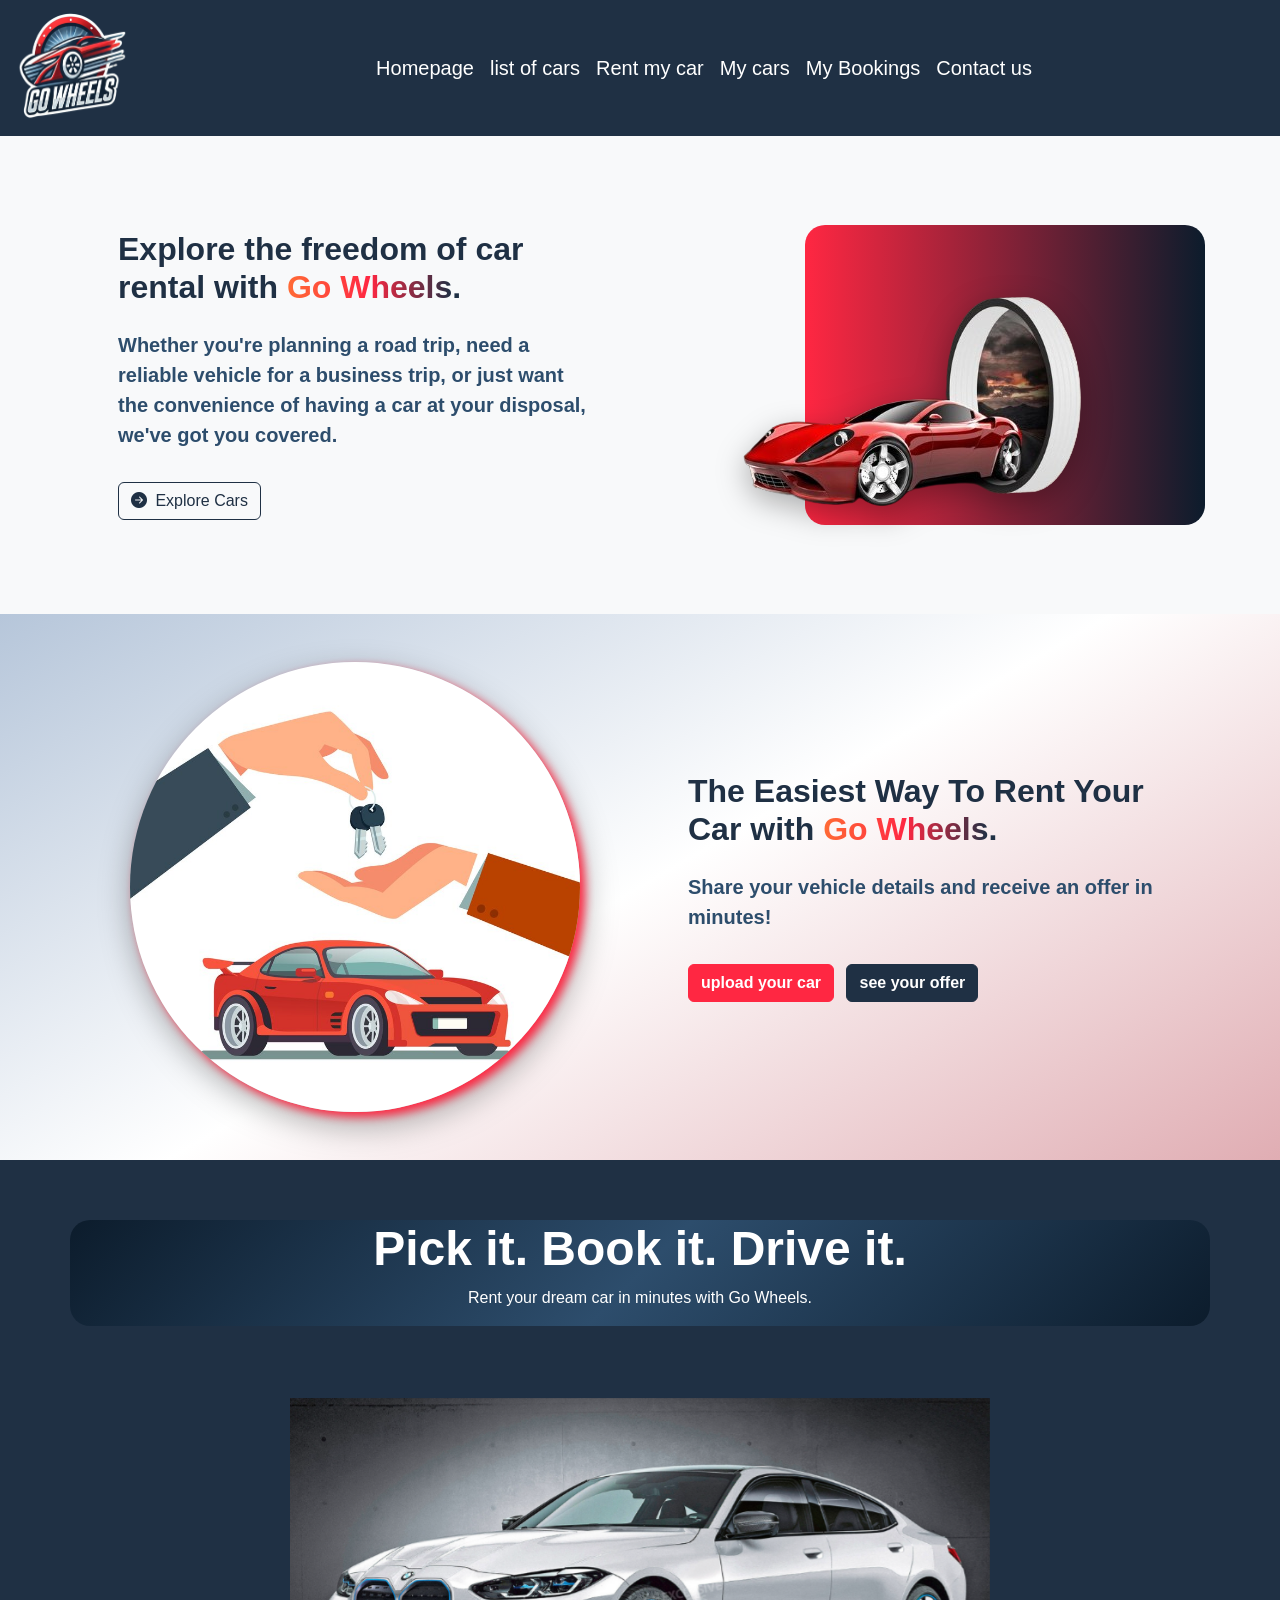
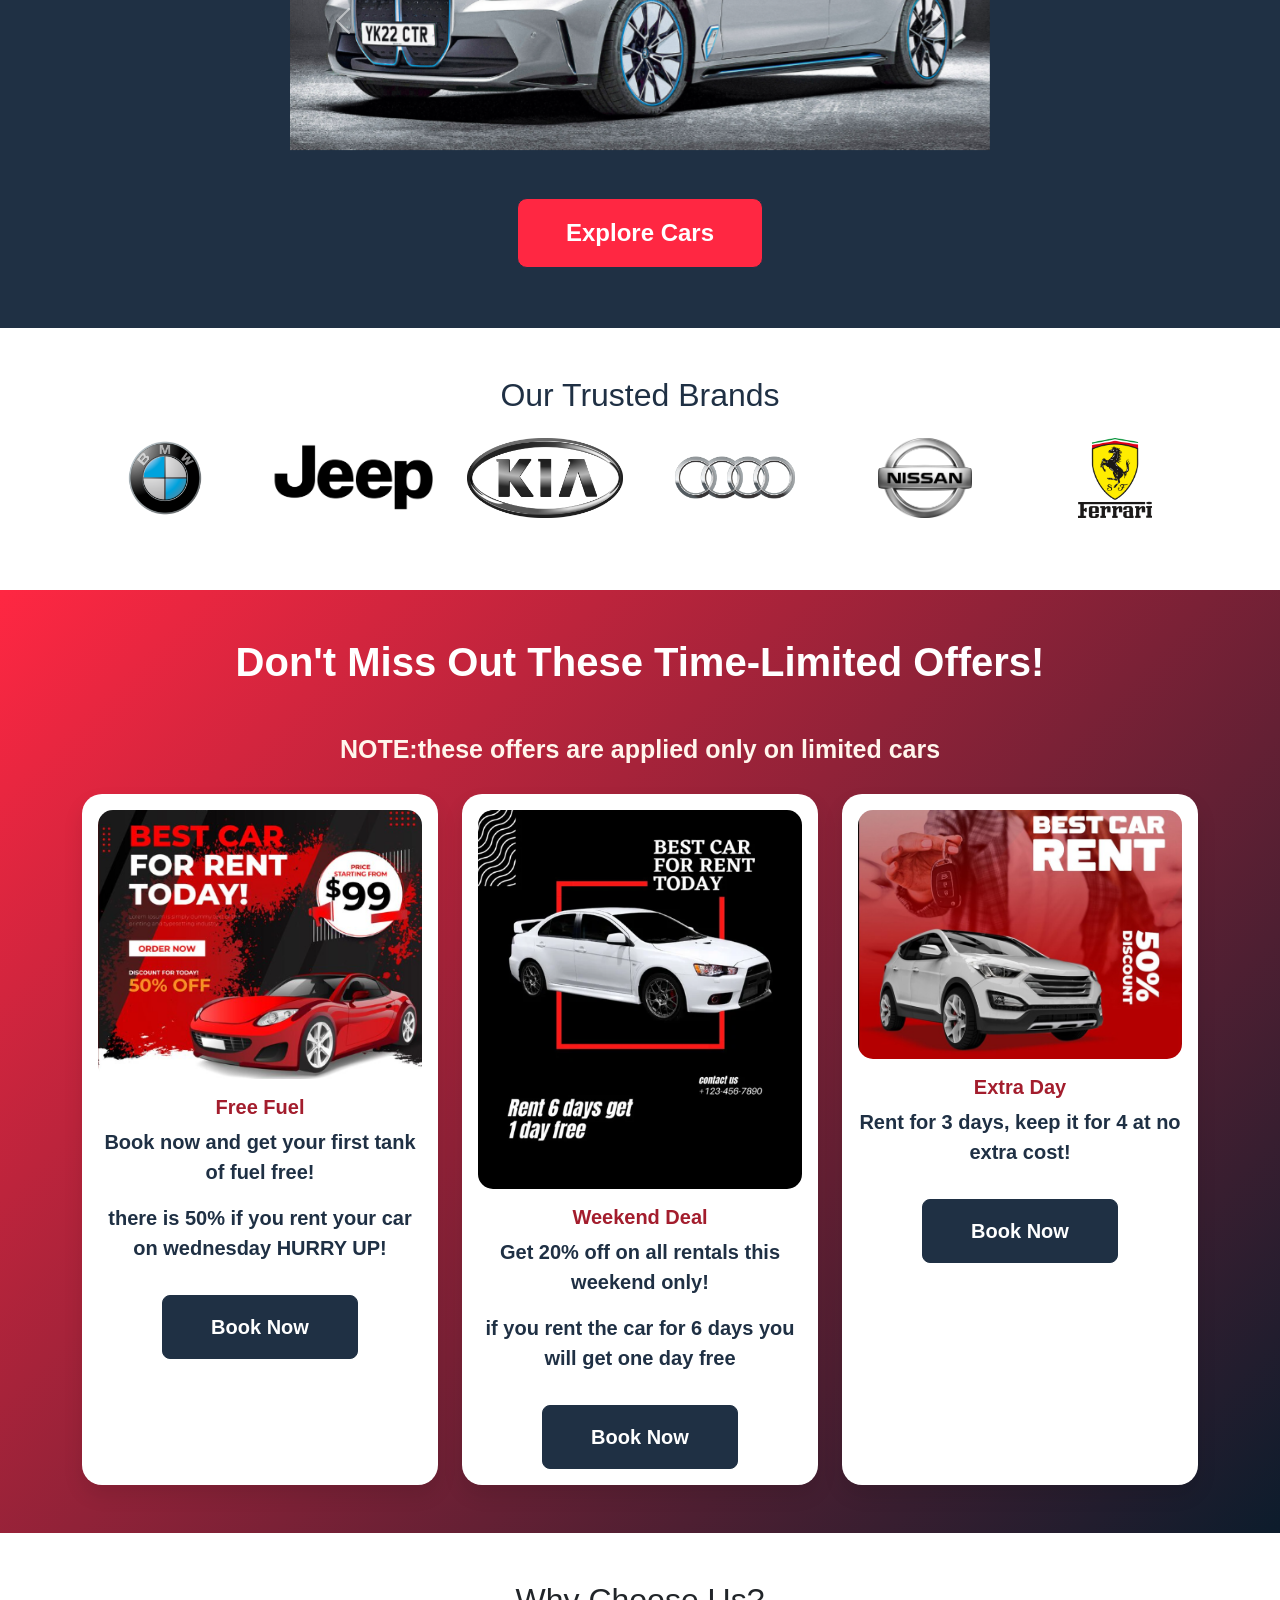
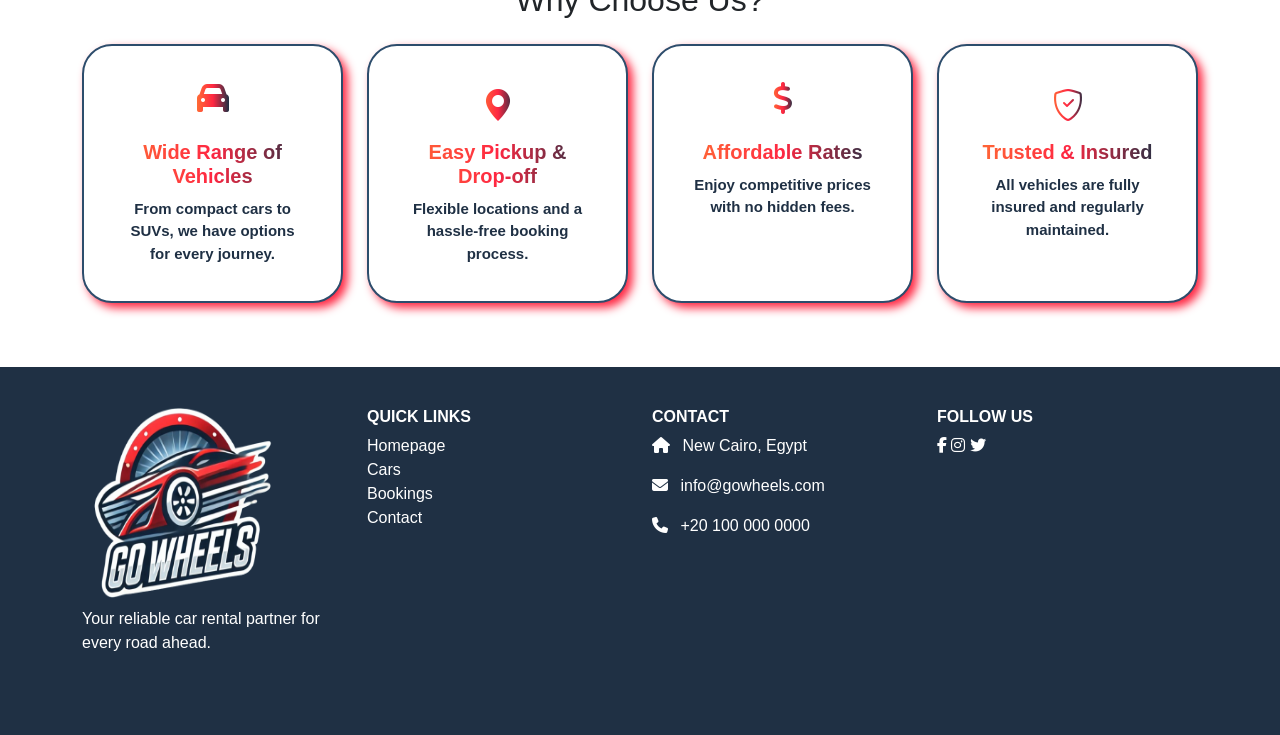
<file: index.html>
<!DOCTYPE html>
<html lang="en">
  <head>
    <meta charset="UTF-8" />
    <meta name="viewport" content="width=device-width, initial-scale=1.0" />
    <title>Car Rent Homepage</title>

    <!-- Bootstrap CSS -->
    <link
      href="https://cdn.jsdelivr.net/npm/bootstrap@5.3.0/dist/css/bootstrap.min.css"
      rel="stylesheet"
    />
    <!-- Bootstrap Icons -->
    <link
      href="https://cdn.jsdelivr.net/npm/bootstrap-icons@1.11.3/font/bootstrap-icons.css"
      rel="stylesheet"
    />
    <!-- Font Awesome -->
    <link
      href="https://cdnjs.cloudflare.com/ajax/libs/font-awesome/6.5.0/css/all.min.css"
      rel="stylesheet"
    />
    <link rel="stylesheet" href="css/homepagestyle.css" />
  </head>

  <body>
    <!-- Navbar -->
    <nav class="navbar navbar-expand-lg">
      <div class="container-fluid">
        <img
          class="navbar-brand me-2"
          width="120"
          height="120"
          src="images/Car_logo.png"
        />
        <button
          class="navbar-toggler"
          type="button"
          data-bs-toggle="collapse"
          data-bs-target="#navbarNav"
          aria-controls="navbarNav"
          aria-expanded="false"
          aria-label="Toggle navigation"
        >
          <span class="navbar-toggler-icon bg-light rounded-2"></span>
        </button>
        <div
          class="collapse navbar-collapse justify-content-center"
          id="navbarNav"
        >
          <ul class="navbar-nav">
            <li class="nav-item">
              <a class="nav-link active" aria-current="page" href="index.html"
                >Homepage</a
              >
            </li>
            <li class="nav-item">
              <a class="nav-link" href="carListing.html">list of cars</a>
            </li>
            <li class="nav-item">
              <a class="nav-link" href="rentmycar.html">Rent my car</a>
            </li>
            <li class="nav-item">
              <a class="nav-link" href="MyCarRentdisplay.html">My cars</a>
            </li>
            <li class="nav-item">
              <a class="nav-link" href="bookinghistory.html">My Bookings</a>
            </li>
            <li class="nav-item">
              <a class="nav-link" href="contact.html">Contact us</a>
            </li>
          </ul>
        </div>
      </div>
    </nav>

    <!-- Main Section -->
    <section
      class="main-section py-5 bg-light position-relative overflow-hidden"
    >
      <div class="container">
        <div class="row align-items-center">
          <div class="col-md-6 px-5">
            <h2 class="mb-4 fw-bold">
              Explore the freedom of car rental with
              <span class="gradient-text">Go Wheels</span>.
            </h2>
            <p class="lead">
              Whether you're planning a road trip, need a reliable vehicle for a
              business trip, or just want the convenience of having a car at
              your disposal, we've got you covered.
            </p>

            <a href="carListing.html">
              <button type="button" class="btn btn-outline-dark mt-3">
                <i class="bi bi-arrow-right-circle-fill me-1"></i> Explore Cars
              </button>
            </a>
          </div>
          <div class="col-md-6 text-center position-relative">
            <div class="background-block"></div>
            <img
              src="images/main.png"
              class="img-fluid animate-zoom car-image"
              alt="Car Image"
            />
          </div>
        </div>
      </div>
    </section>
    <section
      class="main-section mainn py-5 bg-light position-relative overflow-hidden"
    >
      <div class="container">
        <div class="row align-items-center">
          <div class="col-md-6 text-center position-relative mb-4 mb-md-0">
            <img
              src="images/buying-renting.jpg"
              class="img-fluid animate-zoom car-image image"
              alt="Car Image"
            />
          </div>
          <div class="col-md-6 px-5">
            <h2 class="mb-4 fw-bold">
              The Easiest Way To Rent Your Car with
              <span class="gradient-text">Go Wheels</span>.
            </h2>
            <p class="lead">
              Share your vehicle details and receive an offer in minutes!
            </p>
            <a
              type="button"
              class="btn btn-warning mt-3 me-2"
              href="rentmycar.html"
              >upload your car</a
            >
            <a
              type="button"
              class="btn btn-primary mt-3 me-2"
              href="MyCarRentdisplay.html"
              >see your offer</a
            >
          </div>
        </div>
      </div>
    </section>

    <!-- Slogan + Carousel Section -->
    <section style="background-color: #1f3044; padding: 60px 0">
      <div class="container caro text-center text-white mb-5">
        <h2 class="display-5 fw-bold">Pick it. Book it. Drive it.</h2>
        <p class="leadd">Rent your dream car in minutes with Go Wheels.</p>
      </div>

      <div
        id="carouselExampleAutoplaying"
        class="carousel slide"
        data-bs-ride="carousel"
        data-bs-interval="1000"
        style="max-width: 700px; margin: 0 auto"
      >
        <div class="carousel-inner">
          <div class="carousel-item active text-center">
            <img
              src="images/1.png"
              class="d-block mx-auto w-100 img-fluid"
              style="max-height: 550px; object-fit: contain"
              alt="..."
            />
          </div>
          <div class="carousel-item text-center">
            <img
              src="images/2.png"
              class="d-block mx-auto w-100 img-fluid"
              style="max-height: 550px; object-fit: contain"
              alt="..."
            />
          </div>
          <div class="carousel-item text-center">
            <img
              src="images/3.png"
              class="d-block mx-auto w-100 img-fluid"
              style="max-height: 550px; object-fit: contain"
              alt="..."
            />
          </div>
          <div class="carousel-item text-center">
            <img
              src="images/4.png"
              class="d-block mx-auto w-100 img-fluid"
              style="max-height: 550px; object-fit: contain"
              alt="..."
            />
          </div>
        </div>
        <button
          class="carousel-control-prev"
          type="button"
          data-bs-target="#carouselExampleAutoplaying"
          data-bs-slide="prev"
        >
          <span class="carousel-control-prev-icon" aria-hidden="true"></span>
          <span class="visually-hidden">Previous</span>
        </button>
        <button
          class="carousel-control-next"
          type="button"
          data-bs-target="#carouselExampleAutoplaying"
          data-bs-slide="next"
        >
          <span class="carousel-control-next-icon" aria-hidden="true"></span>
          <span class="visually-hidden">Next</span>
        </button>

        <a href="carListing.html">
          <div class="text-center mt-4">
            <button
              type="button"
              class="btn btn-primary btn-lg px-5 py-3"
              style="font-size: 1.5rem"
            >
              Explore Cars
            </button>
          </div>
        </a>
      </div>
    </section>
    <section class="brand-section py-5">
      <div class="container">
        <h2 class="text-center mb-4">Our Trusted Brands</h2>
        <div class="row text-center">
          <div class="col-6 col-md-2 mb-4">
            <img src="images/bmw.png" class="img-fluid" alt="Brand 1" />
          </div>
          <div class="col-6 col-md-2 mb-4">
            <img src="images/jeep.png" class="img-fluid" alt="Brand 2" />
          </div>
          <div class="col-6 col-md-2 mb-4">
            <img src="images/kia.png" class="img-fluid" alt="Brand 3" />
          </div>
          <div class="col-6 col-md-2 mb-4">
            <img src="images/toyota.png" class="img-fluid" alt="Brand 4" />
          </div>
          <div class="col-6 col-md-2 mb-4">
            <img src="images/nissan.png" class="img-fluid" alt="Brand 5" />
          </div>
          <div class="col-6 col-md-2 mb-4">
            <img src="images/ferrari.png" class="img-fluid" alt="Brand 5" />
          </div>
        </div>
      </div>
    </section>

    <!-- Offers -->
    <div class="offers-section py-5">
      <div class="container text-center">
        <h1 class="mb-5 text-white fw-bold">
          Don't Miss Out These Time-Limited Offers!
        </h1>
        <h2>NOTE:these offers are applied only on limited cars</h2>
        <div class="row g-4">
          <div class="col-md-4">
            <div class="offer-card p-3 h-100">
              <div class="offer-img">
                <img src="images/off2.png" class="img-fluid" alt="Free Fuel" />
              </div>
              <div class="offer-body mt-3">
                <h5 class="fw-bold">Free Fuel</h5>
                <p>Book now and get your first tank of fuel free!</p>
                <p>there is 50% if you rent your car on wednesday HURRY UP!</p>
              </div>
              <button
                type="button"
                class="btn btn-primary btn-lg px-5 py-3 mt-3"
                onclick="selectCarAndOffer('..',1)"
              >
                Book Now
              </button>
            </div>
          </div>
          <div class="col-md-4">
            <div class="offer-card p-3 h-100">
              <div class="offer-img">
                <img
                  src="images/off1.png"
                  class="img-fluid"
                  alt="Weekend Deal"
                />
              </div>
              <div class="offer-body mt-3">
                <h5 class="fw-bold">Weekend Deal</h5>
                <p>Get 20% off on all rentals this weekend only!</p>
                <p>if you rent the car for 6 days you will get one day free</p>
              </div>
              <button
                class="btn btn-primary btn-lg px-5 py-3 mt-3"
                onclick="selectCarAndOffer('..',2)"
              >
                Book Now
              </button>
            </div>
          </div>
          <div class="col-md-4">
            <div class="offer-card p-3 h-100">
              <div class="offer-img">
                <img src="images/off3.png" class="img-fluid" alt="Extra Day" />
              </div>
              <div class="offer-body mt-3">
                <h5 class="fw-bold">Extra Day</h5>
                <p>Rent for 3 days, keep it for 4 at no extra cost!</p>
              </div>
              <button
                type="button"
                class="btn btn-primary btn-lg px-5 py-3 mt-3"
                onclick="selectCarAndOffer('..',3)"
              >
                Book Now
              </button>
            </div>
          </div>
        </div>
      </div>
    </div>

    <!-- Why Choose Us -->
    <section class="py-5 why-choose-us">
      <div class="container text-center">
        <h2 class="mb-4 text-dark">Why Choose Us?</h2>
        <div class="row">
          <div class="col-md-3 mb-3">
            <div class="card h-100">
              <div class="card-body">
                <i class="fas fa-car fa-2x mb-3 gradient-text"></i>
                <h5 class="card-title gradient-text">Wide Range of Vehicles</h5>
                <p class="card-text">
                  From compact cars to SUVs, we have options for every journey.
                </p>
              </div>
            </div>
          </div>
          <div class="col-md-3 mb-3">
            <div class="card h-100">
              <div class="card-body">
                <i class="bi bi-geo-alt-fill fa-2x mb-3 gradient-text"></i>
                <h5 class="card-title gradient-text">Easy Pickup & Drop-off</h5>
                <p class="card-text">
                  Flexible locations and a hassle-free booking process.
                </p>
              </div>
            </div>
          </div>
          <div class="col-md-3 mb-3">
            <div class="card h-100">
              <div class="card-body">
                <i class="fas fa-dollar-sign fa-2x mb-3 gradient-text"></i>
                <h5 class="card-title gradient-text">Affordable Rates</h5>
                <p class="card-text">
                  Enjoy competitive prices with no hidden fees.
                </p>
              </div>
            </div>
          </div>
          <div class="col-md-3 mb-3">
            <div class="card h-100">
              <div class="card-body">
                <i class="bi bi-shield-check fa-2x mb-3 gradient-text"></i>
                <h5 class="card-title gradient-text">Trusted & Insured</h5>
                <p class="card-text">
                  All vehicles are fully insured and regularly maintained.
                </p>
              </div>
            </div>
          </div>
        </div>
      </div>
    </section>

    <!-- Footer -->
    <footer class="text-center text-lg-start custom-footer">
      <div class="container text-center text-md-start">
        <div class="row text-center text-md-start">
          <div class="col-12 col-md-3 mb-4">
            <img
              class="navbar-brand me-2"
              width="200"
              height="200"
              src="images/Car_logo.png"
              alt="GoWheels Logo"
            />
            <p>Your reliable car rental partner for every road ahead.</p>
          </div>
          <div class="col-12 col-md-3 mb-4">
            <h6 class="text-uppercase fw-bold">Quick Links</h6>
            <ul class="list-unstyled footer-links">
              <li><a href="index.html">Homepage</a></li>
              <li><a href="carListing.html">Cars</a></li>
              <li><a href="bookinghistory.html">Bookings</a></li>
              <li><a href="contact.html">Contact</a></li>
            </ul>
          </div>
          <div class="col-12 col-md-3 mb-4">
            <h6 class="text-uppercase fw-bold">Contact</h6>
            <p><i class="fas fa-home me-2"></i> New Cairo, Egypt</p>
            <p><i class="fas fa-envelope me-2"></i> info@gowheels.com</p>
            <p><i class="fas fa-phone me-2"></i> +20 100 000 0000</p>
          </div>
          <div class="col-12 col-md-3 mb-4">
            <h6 class="text-uppercase fw-bold">Follow Us</h6>
            <div class="footer-social-icons">
              <a href="#"><i class="fab fa-facebook-f"></i></a>
              <a href="#"><i class="fab fa-instagram"></i></a>
              <a href="#"><i class="fab fa-twitter"></i></a>
            </div>
          </div>
        </div>
      </div>
    </footer>

    <!-- Bootstrap JS -->
    <script src="https://cdn.jsdelivr.net/npm/bootstrap@5.3.0/dist/js/bootstrap.bundle.min.js"></script>
    <script type="module" src="js/booking.js"></script>
  </body>
</html>
</file>
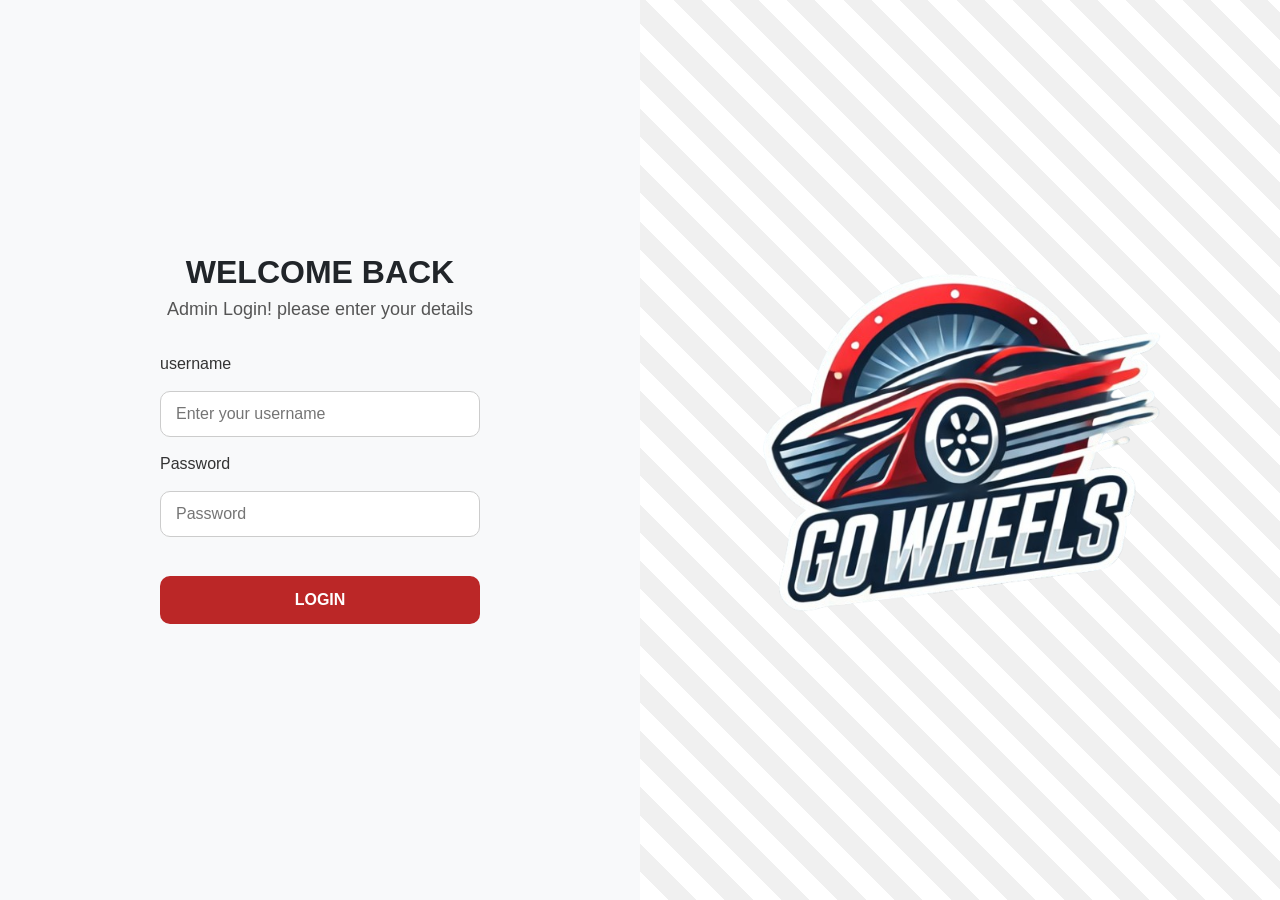
<file: adminLogin.html>
<!DOCTYPE html>
<html lang="en">
  <head>
    <meta charset="UTF-8" />
    <meta name="viewport" content="width=device-width, initial-scale=1.0" />
    <title>Admin</title>
    <link
      href="https://cdn.jsdelivr.net/npm/bootstrap@5.3.5/dist/css/bootstrap.min.css"
      rel="stylesheet"
      integrity="sha384-SgOJa3DmI69IUzQ2PVdRZhwQ+dy64/BUtbMJw1MZ8t5HZApcHrRKUc4W0kG879m7"
      crossorigin="anonymous"
    />
    <link
      href="https://cdn.jsdelivr.net/npm/bootstrap-icons/font/bootstrap-icons.css"
      rel="stylesheet"
    />
    <link rel="stylesheet" href="css/adminLogin.css" />
  </head>

  <body>
    <div class="container-fluid">
      <div class="row">
        <div class="col-md-6 bg-light leftSide">
          <div
            class="d-flex flex-column justify-content-center align-items-center"
          >
            <h3>WELCOME BACK</h3>
            <h4>Admin Login! please enter your details</h4>
          </div>
          <form action="" class="form">
            <label for="email">username</label>
            <input type="text" id="email" placeholder="Enter your username" />
            <label for="password">Password</label>
            <input type="password" id="password" placeholder="Password" />
            <button id="login-btn" class="mt-4">LOGIN</button>
            <div id="login-msg" class="mt-2 text-danger text-center"></div>
          </form>
        </div>
        <div class="col-md-6 rightSide">
          <img class="carLogo" src="images/Car_logo.png" />
        </div>
      </div>
    </div>
    <script
      src="https://cdn.jsdelivr.net/npm/bootstrap@5.3.5/dist/js/bootstrap.bundle.min.js"
      integrity="sha384-k6d4wzSIapyDyv1kpU366/PK5hCdSbCRGRCMv+eplOQJWyd1fbcAu9OCUj5zNLiq"
      crossorigin="anonymous"
    ></script>
    <script src="js/adminLogin.js"></script>
  </body>
</html>
</file>
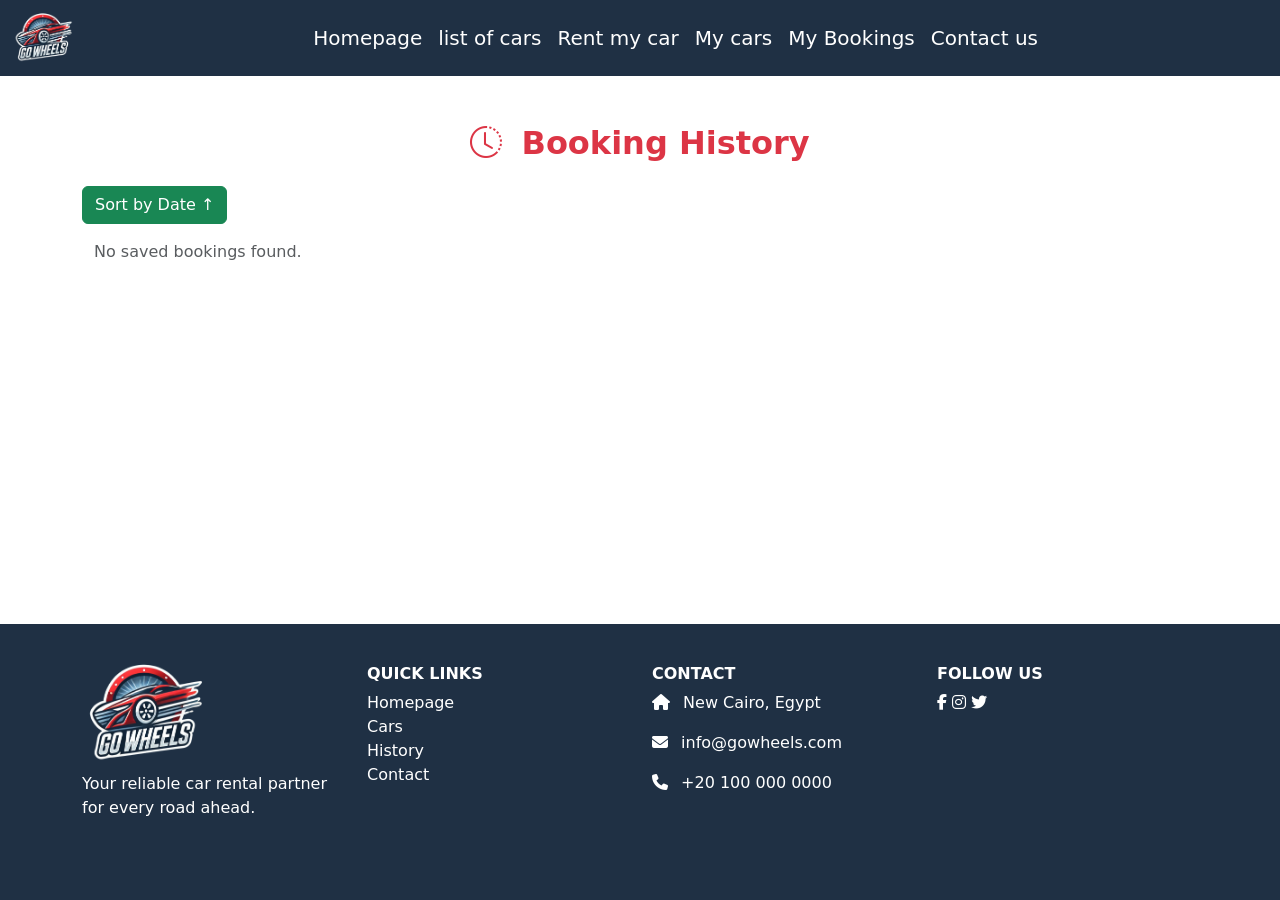
<file: bookinghistory.html>
<!DOCTYPE html>
<html lang="ar">
  <head>
    <meta charset="UTF-8" />
    <meta name="viewport" content="width=device-width, initial-scale=1.0" />
    <title>Booking History</title>
    <link
      href="https://cdn.jsdelivr.net/npm/bootstrap@5.3.0/dist/css/bootstrap.min.css"
      rel="stylesheet"
    />
    <link
      href="https://cdnjs.cloudflare.com/ajax/libs/font-awesome/6.5.0/css/all.min.css"
      rel="stylesheet"
    />
    <link
      href="https://cdn.jsdelivr.net/npm/bootstrap-icons@1.10.5/font/bootstrap-icons.css"
      rel="stylesheet"
    />
    <link rel="stylesheet" href="css/bookinghis.css" />
  </head>

  <body>
    <div class="page-container d-flex flex-column min-vh-100">
      <!-- Navbar -->
      <nav class="navbar navbar-expand-lg">
        <div class="container-fluid">
          <img
            src="images/Car_logo.png"
            class="navbar-brand me-2"
            style="max-height: 60px"
            alt="GoWheels Logo"
          />

          <button
            class="navbar-toggler"
            type="button"
            data-bs-toggle="collapse"
            data-bs-target="#navbarNav"
            aria-controls="navbarNav"
            aria-expanded="false"
            aria-label="Toggle navigation"
          >
            <span class="navbar-toggler-icon bg-light rounded-2"></span>
          </button>
          <div
            class="collapse navbar-collapse justify-content-center"
            id="navbarNav"
          >
            <ul class="navbar-nav">
              <li class="nav-item">
                <a class="nav-link active" aria-current="page" href="index.html"
                  >Homepage</a
                >
              </li>
              <li class="nav-item">
                <a class="nav-link" href="carListing.html">list of cars</a>
              </li>
              <li class="nav-item">
                <a class="nav-link" href="rentmycar.html">Rent my car</a>
              </li>
              <li class="nav-item">
                <a class="nav-link" href="MyCarRentdisplay.html">My cars</a>
              </li>
              <li class="nav-item">
                <a class="nav-link" href="bookinghistory.html">My Bookings</a>
              </li>
              <li class="nav-item">
                <a class="nav-link" href="contact.html">Contact us</a>
              </li>
            </ul>
          </div>
        </div>
      </nav>

      <!-- Booking History -->
      <main class="flex-fill">
        <div class="container mt-5 mb-5">
          <h2 class="mb-4 text-center text-danger fw-bold">
            <i class="bi bi-clock-history me-2"></i> Booking History
          </h2>

          <div id="bookingsContainer" class="row gy-4 container-fluid">
            <!-- JS will dynamically insert cards here -->
          </div>
        </div>
      </main>

      <!-- Footer -->
      <footer class="text-center text-lg-start custom-footer">
        <div class="container text-center text-md-start">
          <div class="row text-center text-md-start">
            <div class="col-12 col-md-3 mb-4">
              <img
                src="images/Car_logo.png"
                class="mb-2"
                style="max-height: 100px"
                alt="GoWheels Logo"
              />

              <p>Your reliable car rental partner for every road ahead.</p>
            </div>
            <div class="col-md-3 mb-4">
              <h6 class="text-uppercase fw-bold">Quick Links</h6>
              <ul class="list-unstyled footer-links">
                <li><a href="index.html">Homepage</a></li>
                <li><a href="carListing.html">Cars</a></li>
                <li><a href="bookinghistory.html">History</a></li>
                <li><a href="contact.html">Contact</a></li>
              </ul>
            </div>
            <div class="col-12 col-md-3 mb-4">
              <h6 class="text-uppercase fw-bold">Contact</h6>
              <p><i class="fas fa-home me-2"></i> New Cairo, Egypt</p>
              <p><i class="fas fa-envelope me-2"></i> info@gowheels.com</p>
              <p><i class="fas fa-phone me-2"></i> +20 100 000 0000</p>
            </div>
            <div class="col-12 col-md-3 mb-4">
              <h6 class="text-uppercase fw-bold">Follow Us</h6>
              <div class="footer-social-icons">
                <a href="#"><i class="fab fa-facebook-f"></i></a>
                <a href="#"><i class="fab fa-instagram"></i></a>
                <a href="#"><i class="fab fa-twitter"></i></a>
              </div>
            </div>
          </div>
        </div>
      </footer>
    </div>
    <script src="https://cdn.jsdelivr.net/npm/bootstrap@5.3.0/dist/js/bootstrap.bundle.min.js"></script>
    <script src="js/history.js"></script>
  </body>
</html>
</file>
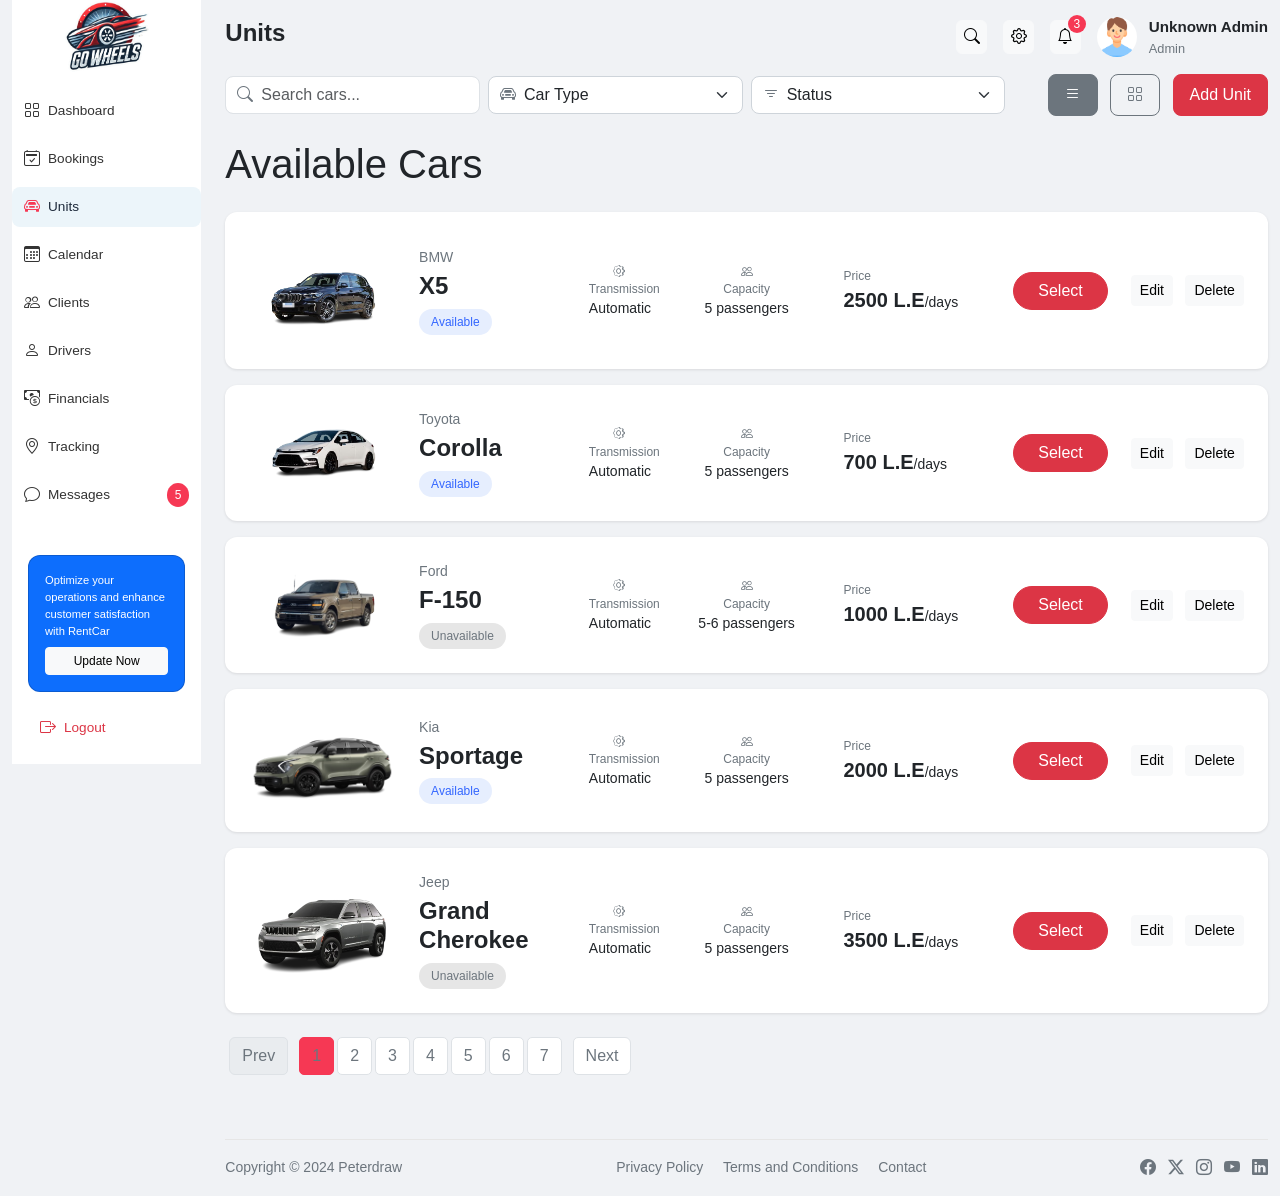
<file: carUnits.html>
<!DOCTYPE html>
<html lang="en">
  <head>
    <meta charset="UTF-8" />
    <meta name="viewport" content="width=device-width, initial-scale=1.0" />
    <title>Units</title>
    <link
      href="https://cdn.jsdelivr.net/npm/bootstrap@5.3.2/dist/css/bootstrap.min.css"
      rel="stylesheet"
    />
    <link
      href="https://cdn.jsdelivr.net/npm/bootstrap-icons/font/bootstrap-icons.css"
      rel="stylesheet"
    />
    <link
      rel="stylesheet"
      href="https://cdnjs.cloudflare.com/ajax/libs/font-awesome/6.5.0/css/all.min.css"
    />
    <link rel="stylesheet" href="css/carUnits.css" />
  </head>
  <body>
    <div class="container-fluid">
      <div class="row min-vh-100">
        <!--  Left column -->
        <div class="col-12 col-md-2">
          <div class="sidebar position-relative">
            <img src="images/Car_logo.png" alt="logo" class="logo" />

            <ul class="nav flex-column">
              <li class="nav-item">
                <a href="dashboard.html" class="nav-link">
                  <i class="bi bi-grid"></i>
                  <span>Dashboard</span>
                </a>
              </li>
              <li class="nav-item">
                <a href="adminBookingList.html" class="nav-link">
                  <i class="bi bi-calendar2-check"></i>
                  <span>Bookings</span>
                </a>
              </li>
              <li class="nav-item">
                <a href="carUnits.html" class="nav-link active">
                  <i class="bi bi-car-front"></i>
                  <span>Units</span>
                </a>
              </li>
              <li class="nav-item">
                <a href="#" class="nav-link">
                  <i class="bi bi-calendar3"></i>
                  <span>Calendar</span>
                </a>
              </li>
              <li class="nav-item">
                <a href="#" class="nav-link">
                  <i class="bi bi-people"></i>
                  <span>Clients</span>
                </a>
              </li>
              <li class="nav-item">
                <a href="#" class="nav-link">
                  <i class="bi bi-person"></i>
                  <span>Drivers</span>
                </a>
              </li>
              <li class="nav-item">
                <a href="#" class="nav-link">
                  <i class="bi bi-cash-coin"></i>
                  <span>Financials</span>
                </a>
              </li>
              <li class="nav-item">
                <a href="#" class="nav-link">
                  <i class="bi bi-geo-alt"></i>
                  <span>Tracking</span>
                </a>
              </li>
              <li class="nav-item">
                <a href="#" class="nav-link">
                  <i class="bi bi-chat"></i>
                  <span>Messages</span>
                  <span class="badge-notification">5</span>
                </a>
              </li>
            </ul>
            <!-- bottom sidebar -->
            <div class="p-3">
              <div class="card bg-primary text-white mb-3">
                <div class="card-body p-3">
                  <p class="mb-2 small">
                    Optimize your operations and enhance customer satisfaction
                    with RentCar
                  </p>
                  <button class="btn btn-sm btn-light w-100">Update Now</button>
                </div>
              </div>
              <!-- Logout -->
              <a href="adminLogin.html" class="nav-link text-danger">
                <i class="bi bi-box-arrow-right"></i>
                <span>Logout</span>
              </a>
            </div>
          </div>
        </div>
        <!-- right column -->
        <div class="col-12 col-md-10">
          <div class="main-content">
            <!-- Units header -->
            <div class="dashboard-header">
              <h4 class="dashboard-title">Units</h4>
              <div class="d-flex align-items-center">
                <!-- icons -->
                <div class="me-3">
                  <button class="btn btn-light">
                    <i class="bi bi-search"></i>
                  </button>
                </div>
                <div class="me-3">
                  <button class="btn btn-light">
                    <i class="bi bi-gear"></i>
                  </button>
                </div>
                <div class="notification-icon me-3">
                  <button class="btn btn-light">
                    <i class="bi bi-bell"></i>
                    <span class="notification-badge">3</span>
                  </button>
                </div>
                <!-- User Profile -->
                <div class="user-profile">
                  <img src="images/p1.png" alt="Profile" class="profile-img" />
                  <div class="profile-info">
                    <p class="profile-name">Amr Ibrahim</p>
                    <p class="profile-role">Admin</p>
                  </div>
                </div>
              </div>
            </div>

            <!-- Search and Filter Bar -->
            <div class="search-filter-bar mb-4">
              <div class="row g-2 align-items-center">
                <div class="col-md-3">
                  <div class="search-container">
                    <i class="bi bi-search search-icon"></i>
                    <input
                      type="text"
                      class="form-control"
                      id="searchInput"
                      placeholder="Search cars..."
                    />
                  </div>
                </div>
                <div class="col-md-3">
                  <div class="dropdown-container">
                    <i class="bi bi-car-front input-icon"></i>
                    <select
                      class="form-select custom-select"
                      id="carTypeDropdown"
                    >
                      <option value="">Car Type</option>
                      <option value="Sedan">Sedan</option>
                      <option value="SUV">SUV</option>
                      <option value="Sports">Sports</option>
                      <option value="Truck">Truck</option>
                      <option value="Electric">Electric</option>
                    </select>
                  </div>
                </div>
                <div class="col-md-3">
                  <div class="dropdown-container">
                    <i class="bi bi-filter input-icon"></i>
                    <select
                      class="form-select custom-select"
                      id="statusDropdown"
                    >
                      <option value="">Status</option>
                      <option value="available">Available</option>
                      <option value="unavailable">Unavailable</option>
                    </select>
                  </div>
                </div>
                <div class="col-md-3 text-end">
                  <div class="view-buttons">
                    <button
                      class="btn btn-outline-secondary me-2 active"
                      id="listViewBtn"
                    >
                      <i class="bi bi-list"></i>
                    </button>
                    <button class="btn btn-outline-secondary" id="gridViewBtn">
                      <i class="bi bi-grid"></i>
                    </button>
                    <button
                      class="btn btn-danger ms-2 add-unit-btn"
                      id="addUnitBtn"
                    >
                      Add Unit
                    </button>
                  </div>
                </div>
              </div>
            </div>

            <!-- Car Units List -->
            <h1 class="mb-4">Available Cars</h1>

            <div class="car-units" id="car-list-container">
              <!-- car here-->
            </div>

            <!-- Pagination -->
            <div class="pagination-container mt-4">
              <div class="d-flex justify-content-between align-items-center">
                <nav aria-label="Page navigation">
                  <ul class="pagination" id="paginationContainer">
                    <li class="page-item me-2">
                      <a
                        class="page-link"
                        href="#"
                        aria-label="Previous"
                        id="prevPageBtn"
                      >
                        <span aria-hidden="true">Prev</span>
                      </a>
                    </li>
                    <!-- numbers  -->
                    <li class="page-item ms-2">
                      <a
                        class="page-link"
                        href="#"
                        aria-label="Next"
                        id="nextPageBtn"
                      >
                        <span aria-hidden="true">Next</span>
                      </a>
                    </li>
                  </ul>
                </nav>
              </div>
            </div>

            <!-- Footer -->
            <footer class="mt-5 py-3">
              <div class="d-flex justify-content-between align-items-center">
                <div class="copyright">Copyright © 2024 Peterdraw</div>
                <div class="footer-links">
                  <a href="#" class="me-3">Privacy Policy</a>
                  <a href="#" class="me-3">Terms and Conditions</a>
                  <a href="#">Contact</a>
                </div>
                <div class="social-links">
                  <a href="#" class="me-2"><i class="bi bi-facebook"></i></a>
                  <a href="#" class="me-2"><i class="bi bi-twitter-x"></i></a>
                  <a href="#" class="me-2"><i class="bi bi-instagram"></i></a>
                  <a href="#" class="me-2"><i class="bi bi-youtube"></i></a>
                  <a href="#"><i class="bi bi-linkedin"></i></a>
                </div>
              </div>
            </footer>
          </div>
        </div>
      </div>
    </div>
    <script type="module" src="js/mainCarUints.js"></script>
    <script src="https://cdn.jsdelivr.net/npm/bootstrap@5.3.2/dist/js/bootstrap.bundle.min.js"></script>
  </body>
</html>
</file>
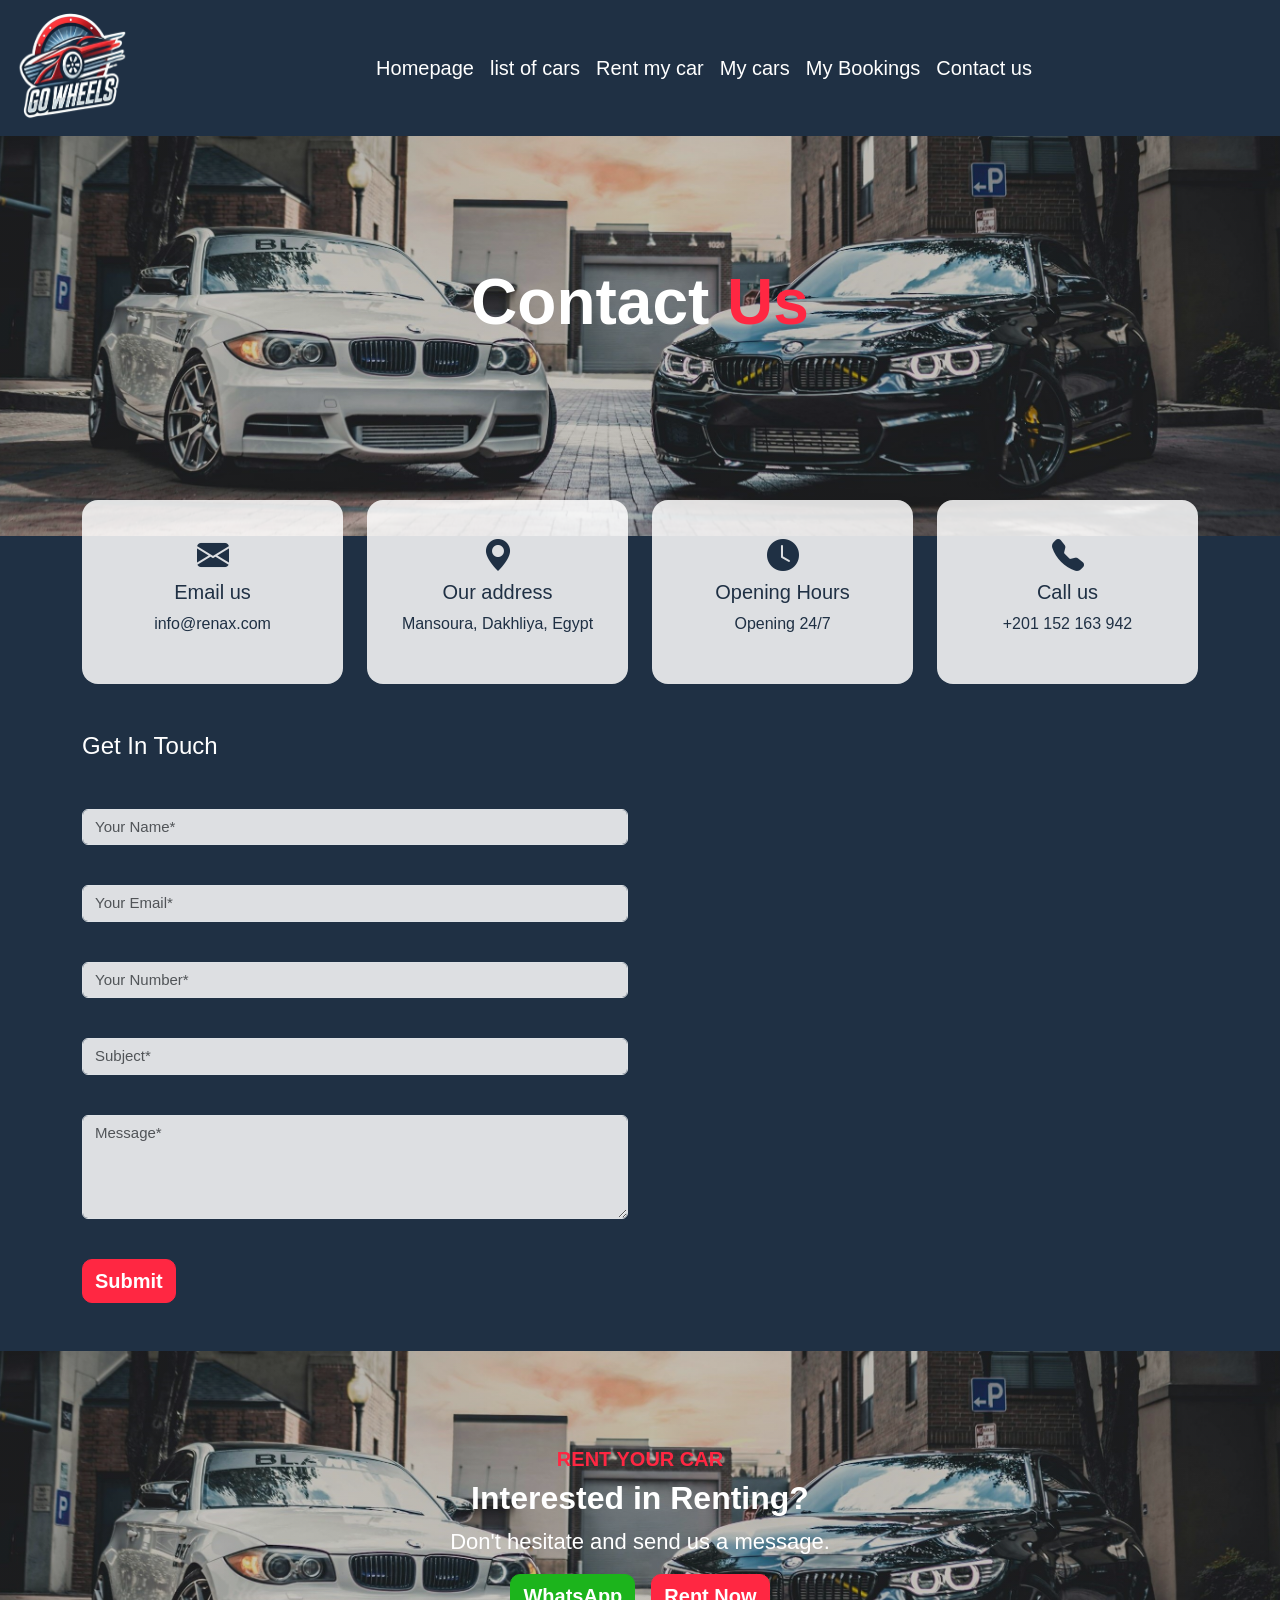
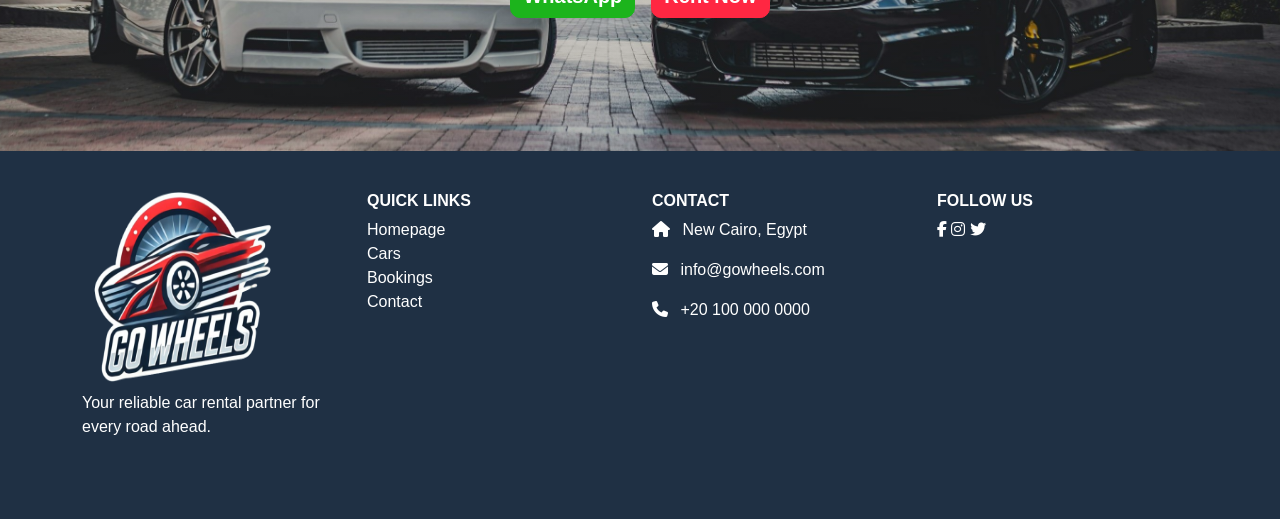
<file: contact.html>
<!DOCTYPE html>
<html lang="en">
  <head>
    <meta charset="UTF-8" />
    <meta name="viewport" content="width=device-width, initial-scale=1" />
    <title>Contact Us</title>
    <!-- Bootstrap CSS -->
    <link
      href="https://cdn.jsdelivr.net/npm/bootstrap@5.3.0/dist/css/bootstrap.min.css"
      rel="stylesheet"
    />
    <!-- Bootstrap Icons -->
    <link
      href="https://cdn.jsdelivr.net/npm/bootstrap-icons@1.11.3/font/bootstrap-icons.css"
      rel="stylesheet"
    />
    <!-- Font Awesome -->
    <link
      href="https://cdnjs.cloudflare.com/ajax/libs/font-awesome/6.5.0/css/all.min.css"
      rel="stylesheet"
    />
    <link rel="stylesheet" href="css/contact.css" />
  </head>
  <body>
    <!-- main header -->
    <nav class="navbar navbar-expand-lg">
      <div class="container-fluid">
        <img
          class="navbar-brand me-2"
          width="120"
          height="120"
          src="./images/Car_logo.png"
        />
        <button
          class="navbar-toggler"
          type="button"
          data-bs-toggle="collapse"
          data-bs-target="#navbarNav"
          aria-controls="navbarNav"
          aria-expanded="false"
          aria-label="Toggle navigation"
        >
          <span class="navbar-toggler-icon bg-light rounded-2"></span>
        </button>
        <div
          class="collapse navbar-collapse justify-content-center"
          id="navbarNav"
        >
          <ul class="navbar-nav">
            <li class="nav-item">
              <a class="nav-link active" aria-current="page" href="index.html"
                >Homepage</a
              >
            </li>
            <li class="nav-item">
              <a class="nav-link" href="carListing.html">list of cars</a>
            </li>
            <li class="nav-item">
              <a class="nav-link" href="rentmycar.html">Rent my car</a>
            </li>
            <li class="nav-item">
              <a class="nav-link" href="MyCarRentdisplay.html">My cars</a>
            </li>
            <li class="nav-item">
              <a class="nav-link" href="bookinghistory.html">My Bookings</a>
            </li>
            <li class="nav-item">
              <a class="nav-link" href="contact.html">Contact us</a>
            </li>
          </ul>
        </div>
      </div>
    </nav>

    <!-- the contact page header that contain the title of the page and the main image -->
    <section class="hero-section">
      <div class="container py-5 text-center">
        <h1 class="hero-title">Contact <span>Us</span></h1>
      </div>
    </section>
    <div class="container contact-card-wrapper">
      <div class="row g-4 text-center">
        <div class="col-md-3">
          <div class="contact-card">
            <a
              href="mailto:go_wheels@gmail.com?cc=shimaa@gmail.com&bcc=nadeen@gmail.com"
              ><i class="bi bi-envelope-fill icon"></i
            ></a>
            <h5>Email us</h5>
            <p>info@renax.com</p>
          </div>
        </div>
        <div class="col-md-3">
          <div class="contact-card">
            <a href="https://maps.app.goo.gl/TLzvYPY1ga8j7i8p8?g_st=aw"
              ><i class="bi bi-geo-alt-fill icon"></i
            ></a>
            <h5>Our address</h5>
            <p>Mansoura, Dakhliya, Egypt</p>
          </div>
        </div>
        <div class="col-md-3">
          <div class="contact-card">
            <i class="bi bi-clock-fill icon"></i>
            <h5>Opening Hours</h5>
            <p>Opening 24/7</p>
          </div>
        </div>
        <div class="col-md-3">
          <div class="contact-card">
            <a href="tel:01152163942"
              ><i class="bi bi-telephone-fill icon"></i
            ></a>
            <h5>Call us</h5>
            <p>+201 152 163 942</p>
          </div>
        </div>
      </div>
    </div>

    <!-- Contact Form & Map -->
    <section class="mapContainer text-white py-5">
      <div class="container">
        <div class="row g-4">
          <h4 class="mb-4">Get In Touch</h4>

          <div class="form col-md-6">
            <form id="contactForm">
              <div class="mb-3">
                <input
                  type="text"
                  class="form-control"
                  id="name"
                  placeholder="Your Name*"
                />
                <span class="error-message" id="nameError"
                  >Please enter a valid name.</span
                ><br />
              </div>
              <div class="mb-3">
                <input
                  type="email"
                  class="form-control"
                  id="email"
                  placeholder="Your Email*"
                />
                <span class="error-message" id="emailError"
                  >Please enter a valid Email.</span
                ><br />
              </div>
              <div class="mb-3">
                <input
                  type="number"
                  class="form-control"
                  id="number"
                  placeholder="Your Number*"
                />
                <span class="error-message" id="numberError"
                  >Please enter a valid phone Number.</span
                ><br />
              </div>
              <div class="mb-3">
                <input
                  type="text"
                  class="form-control"
                  id="subject"
                  placeholder="Subject*"
                />
                <span class="error-message" id="subjectError"
                  >Please enter a subject.</span
                ><br />
              </div>
              <div class="mb-3">
                <textarea
                  class="form-control"
                  id="message"
                  rows="4"
                  placeholder="Message*"
                ></textarea>
                <span class="error-message" id="messageError"
                  >Please enter your message.</span
                ><br />
              </div>
              <button type="submit" class="btn submit_btn">Submit</button>
            </form>
          </div>

          <div class="col-md-6">
            <div class="ratio ratio-4x3 rounded overflow-hidden">
              <iframe
                src="https://www.google.com/maps/embed?pb=!1m18!1m12!1m3!1d3418.4853152342253!2d31.35700662559752!3d31.04058637069149!2m3!1f0!2f0!3f0!3m2!1i1024!2i768!4f13.1!3m3!1m2!1s0x14f79db2a4a552a1%3A0x7acb65869f42f8f3!2sITI%20Mansoura%20Branch%20(New%20Building)!5e0!3m2!1sar!2seg!4v1746076109871!5m2!1sar!2seg"
                width="600"
                height="450"
                style="border: 0"
                allowfullscreen=""
                loading="lazy"
                referrerpolicy="no-referrer-when-downgrade"
              ></iframe>
            </div>
          </div>
        </div>
      </div>
    </section>

    <!-- callin for users to rent with us ( the part before the footer ) -->
    <section class="calling text-center text-white py-5">
      <div class="container py-5">
        <h6 class="text-uppercase">Rent your car</h6>
        <h2 class="fw-bold">Interested in Renting?</h2>
        <p>Don't hesitate and send us a message.</p>
        <div class="d-flex justify-content-center gap-3">
          <a href="http://wa.me/00201095343940" class="btn whats_btn"
            >WhatsApp</a
          >
          <a href="carListing.html" class="btn rent_btn">Rent Now</a>
        </div>
      </div>
    </section>

    <!-- Footer -->
    <footer class="text-center text-lg-start custom-footer">
      <div class="container text-center text-md-start">
        <div class="row text-center text-md-start">
          <div class="col-md-3 mb-4">
            <img
              class="navbar-brand me-2"
              width="200"
              height="200"
              src="images/Car_logo.png"
              alt="GoWheels Logo"
            />
            <p>Your reliable car rental partner for every road ahead.</p>
          </div>
          <div class="col-md-3 mb-4">
            <h6 class="text-uppercase fw-bold">Quick Links</h6>
            <ul class="list-unstyled footer-links">
              <li><a href="index.html">Homepage</a></li>
              <li><a href="carListing.html">Cars</a></li>
              <li><a href="bookinghistory.html">Bookings</a></li>
              <li><a href="contact.html">Contact</a></li>
            </ul>
          </div>
          <div class="col-md-3 mb-4">
            <h6 class="text-uppercase fw-bold">Contact</h6>
            <p><i class="fas fa-home me-2"></i> New Cairo, Egypt</p>
            <p><i class="fas fa-envelope me-2"></i> info@gowheels.com</p>
            <p><i class="fas fa-phone me-2"></i> +20 100 000 0000</p>
          </div>
          <div class="col-md-3 mb-4">
            <h6 class="text-uppercase fw-bold">Follow Us</h6>
            <div class="footer-social-icons">
              <a href="#"><i class="fab fa-facebook-f"></i></a>
              <a href="#"><i class="fab fa-instagram"></i></a>
              <a href="#"><i class="fab fa-twitter"></i></a>
            </div>
          </div>
        </div>
      </div>
    </footer>

    <script src="https://cdn.jsdelivr.net/npm/bootstrap@5.3.0/dist/js/bootstrap.bundle.min.js"></script>
    <script src="js/contact.js"></script>
  </body>
</html>
</file>
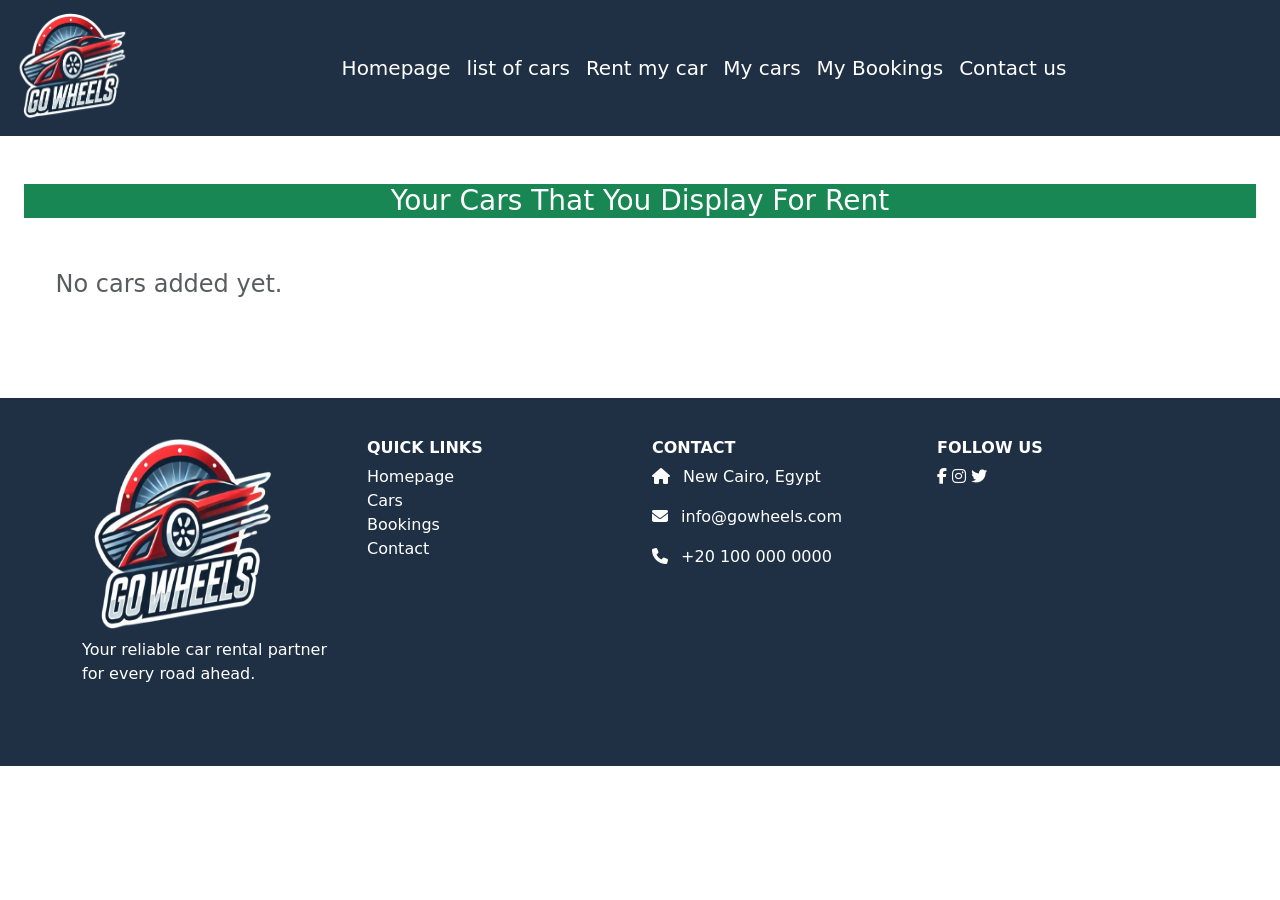
<file: MyCarRentdisplay.html>
<!DOCTYPE html>
<html lang="en">
  <head>
    <meta charset="UTF-8" />
    <title>Available Cars for Booking</title>
    <meta name="viewport" content="width=device-width, initial-scale=1" />
    <!-- Bootstrap CSS -->
    <link
      href="https://cdn.jsdelivr.net/npm/bootstrap@5.3.0/dist/css/bootstrap.min.css"
      rel="stylesheet"
    />
    <!-- Bootstrap Icons -->
    <link
      href="https://cdn.jsdelivr.net/npm/bootstrap-icons@1.11.3/font/bootstrap-icons.css"
      rel="stylesheet"
    />
    <!-- Font Awesome -->
    <link
      href="https://cdnjs.cloudflare.com/ajax/libs/font-awesome/6.5.0/css/all.min.css"
      rel="stylesheet"
    />
    <link rel="stylesheet" href="css/displaymycar.css" />
  </head>

  <body>
    <!-- Navbar -->
    <nav class="navbar navbar-expand-lg">
      <div class="container-fluid">
        <img
          class="navbar-brand me-2"
          width="120"
          height="120"
          src="images/Car_logo.png"
        />
        <button
          class="navbar-toggler"
          type="button"
          data-bs-toggle="collapse"
          data-bs-target="#navbarNav"
          aria-controls="navbarNav"
          aria-expanded="false"
          aria-label="Toggle navigation"
        >
          <span class="navbar-toggler-icon bg-light rounded-2"></span>
        </button>
        <div
          class="collapse navbar-collapse justify-content-center"
          id="navbarNav"
        >
          <ul class="navbar-nav">
            <li class="nav-item">
              <a class="nav-link active" aria-current="page" href="index.html"
                >Homepage</a
              >
            </li>
            <li class="nav-item">
              <a class="nav-link" href="carListing.html">list of cars</a>
            </li>
            <li class="nav-item">
              <a class="nav-link" href="rentmycar.html">Rent my car</a>
            </li>
            <li class="nav-item">
              <a class="nav-link" href="MyCarRentdisplay.html">My cars</a>
            </li>
            <li class="nav-item">
              <a class="nav-link" href="bookinghistory.html">My Bookings</a>
            </li>
            <li class="nav-item">
              <a class="nav-link" href="contact.html">Contact us</a>
            </li>
          </ul>
        </div>
      </div>
    </nav>

    <!-- Car Cards -->
    <div class="container-fluid my-5 px-4">
      <h3 class="text-center mb-4 text-capitalize text-white bg-success">
        Your cars that you display for rent
      </h3>
      <div
        id="carList"
        class="row row-cols-1 row-cols-sm-2 row-cols-md-3 row-cols-lg-4 gy-4"
      ></div>
    </div>

    <!-- Footer -->
    <footer class="text-center text-lg-start custom-footer">
      <div class="container text-center text-md-start">
        <div class="row text-center text-md-start">
          <div class="col-12 col-sm-6 col-md-3 mb-4">
            <img
              class="navbar-brand me-2"
              width="200"
              height="200"
              src="images/Car_logo.png"
              alt="GoWheels Logo"
            />
            <p>Your reliable car rental partner for every road ahead.</p>
          </div>
          <div class="col-12 col-sm-6 col-md-3 mb-4">
            <h6 class="text-uppercase fw-bold">Quick Links</h6>
            <ul class="list-unstyled footer-links">
              <li><a href="index.html">Homepage</a></li>
              <li><a href="carListing.html">Cars</a></li>
              <li><a href="bookinghistory.html">Bookings</a></li>
              <li><a href="contact.html">Contact</a></li>
            </ul>
          </div>
          <div class="col-12 col-sm-6 col-md-3 mb-4">
            <h6 class="text-uppercase fw-bold">Contact</h6>
            <p><i class="fas fa-home me-2"></i> New Cairo, Egypt</p>
            <p><i class="fas fa-envelope me-2"></i> info@gowheels.com</p>
            <p><i class="fas fa-phone me-2"></i> +20 100 000 0000</p>
          </div>
          <div class="col-12 col-sm-6 col-md-3 mb-4">
            <h6 class="text-uppercase fw-bold">Follow Us</h6>
            <div class="footer-social-icons">
              <a href="#"><i class="fab fa-facebook-f"></i></a>
              <a href="#"><i class="fab fa-instagram"></i></a>
              <a href="#"><i class="fab fa-twitter"></i></a>
            </div>
          </div>
        </div>
      </div>
    </footer>

    <!-- Script -->
    <script src="js/rentdisplay.js"></script>

    <script src="https://cdn.jsdelivr.net/npm/bootstrap@5.3.3/dist/js/bootstrap.bundle.min.js"></script>
  </body>
</html>
</file>
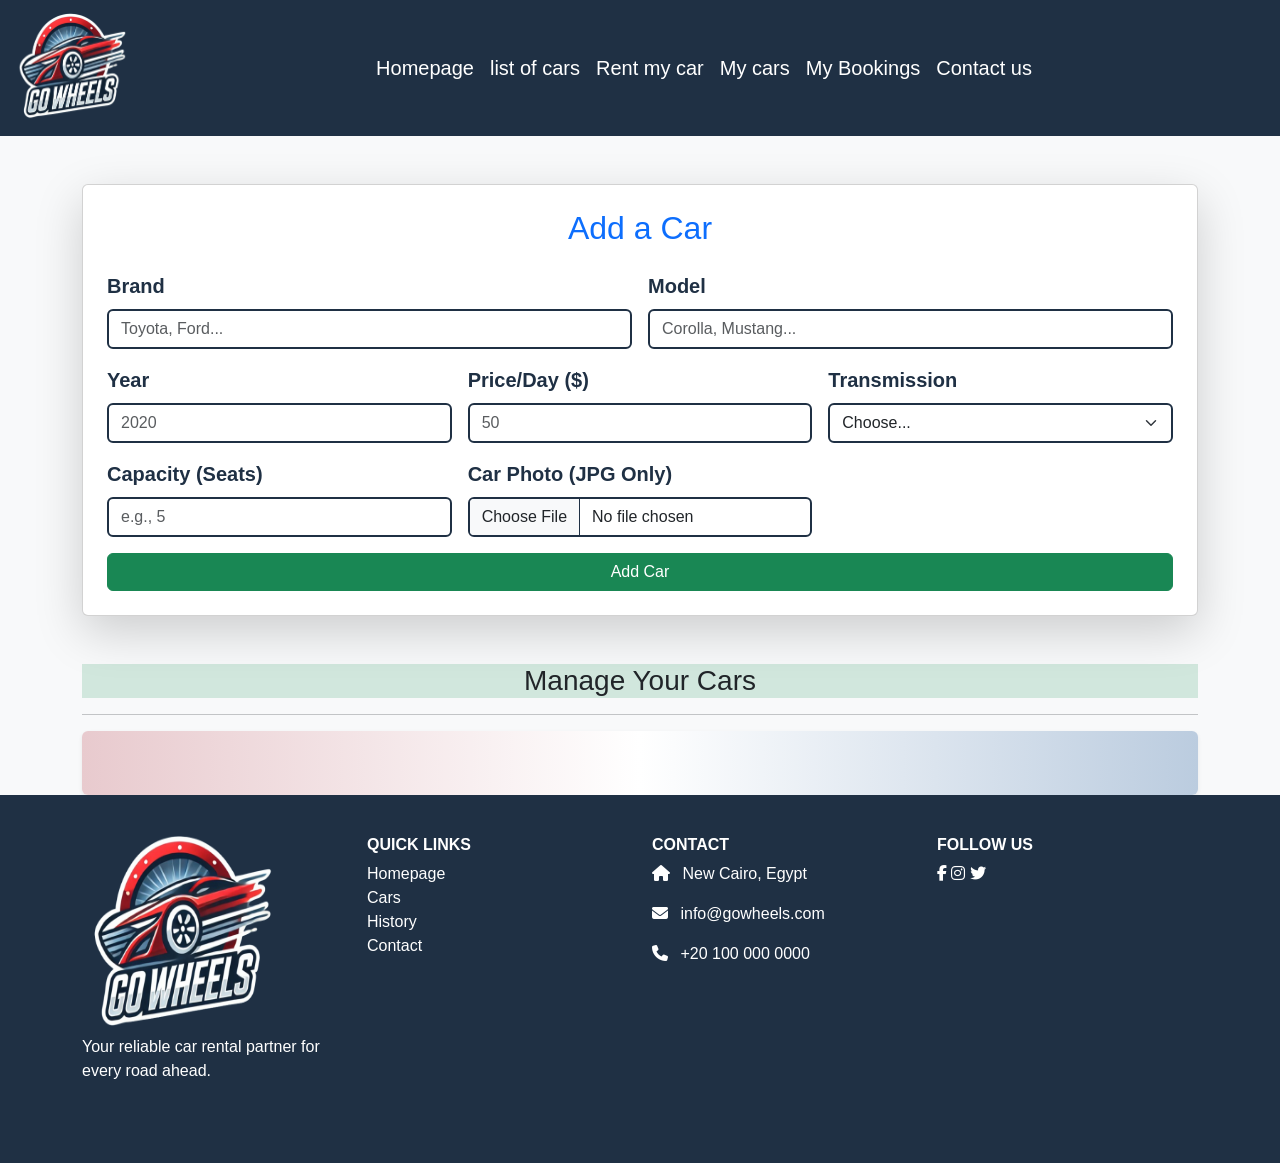
<file: rentmycar.html>
<!DOCTYPE html>
<html lang="en">
  <head>
    <meta charset="UTF-8" />
    <meta name="viewport" content="width=device-width, initial-scale=1.0" />
    <title>Document</title>

    <!-- Bootstrap CSS -->
    <link
      href="https://cdn.jsdelivr.net/npm/bootstrap@5.3.0/dist/css/bootstrap.min.css"
      rel="stylesheet"
    />
    <!-- Bootstrap Icons -->
    <link
      href="https://cdn.jsdelivr.net/npm/bootstrap-icons@1.11.3/font/bootstrap-icons.css"
      rel="stylesheet"
    />
    <!-- Font Awesome -->
    <link
      href="https://cdnjs.cloudflare.com/ajax/libs/font-awesome/6.5.0/css/all.min.css"
      rel="stylesheet"
    />
    <link rel="stylesheet" href="css/rentmycar.css" />
  </head>

  <body class="bg-light text-dark">
    <nav class="navbar navbar-expand-lg">
      <div class="container-fluid">
        <img
          class="navbar-brand me-2"
          width="120"
          height="120"
          src="images/Car_logo.png"
        />
        <button
          class="navbar-toggler"
          type="button"
          data-bs-toggle="collapse"
          data-bs-target="#navbarNav"
          aria-controls="navbarNav"
          aria-expanded="false"
          aria-label="Toggle navigation"
        >
          <span class="navbar-toggler-icon bg-light rounded-2"></span>
        </button>
        <div
          class="collapse navbar-collapse justify-content-center"
          id="navbarNav"
        >
          <ul class="navbar-nav">
            <li class="nav-item">
              <a class="nav-link active" aria-current="page" href="index.html"
                >Homepage</a
              >
            </li>
            <li class="nav-item">
              <a class="nav-link" href="carListing.html">list of cars</a>
            </li>
            <li class="nav-item">
              <a class="nav-link" href="rentmycar.html">Rent my car</a>
            </li>
            <li class="nav-item">
              <a class="nav-link" href="MyCarRentdisplay.html">My cars</a>
            </li>
            <li class="nav-item">
              <a class="nav-link" href="bookinghistory.html">My Bookings</a>
            </li>
            <li class="nav-item">
              <a class="nav-link" href="contact.html">Contact us</a>
            </li>
          </ul>
        </div>
      </div>
    </nav>

    <div class="container my-5">
      <div class="card shadow-lg p-4">
        <h2 class="mb-4 text-center text-primary">Add a Car</h2>
        <form id="carForm" class="row g-3">
          <div class="col-md-6">
            <label for="brand" class="form-label">Brand</label>
            <input
              type="text"
              id="brand"
              class="form-control"
              placeholder="Toyota, Ford..."
              required
            />
          </div>
          <div class="col-md-6">
            <label for="model" class="form-label">Model</label>
            <input
              type="text"
              id="model"
              class="form-control"
              placeholder="Corolla, Mustang..."
              required
            />
          </div>
          <div class="col-md-4">
            <label for="year" class="form-label">Year</label>
            <input
              type="number"
              id="year"
              class="form-control"
              min="1990"
              max="2025"
              placeholder="2020"
              required
            />
          </div>
          <div class="col-md-4">
            <label for="price" class="form-label">Price/Day ($)</label>
            <input
              type="number"
              id="price"
              class="form-control"
              min="1"
              placeholder="50"
              required
            />
          </div>
          <div class="col-md-4">
            <label for="transmission" class="form-label">Transmission</label>
            <select id="transmission" class="form-select" required>
              <option value="">Choose...</option>
              <option value="Automatic">Automatic</option>
              <option value="Manual">Manual</option>
            </select>
          </div>
          <div class="col-md-4">
            <label for="capacity" class="form-label">Capacity (seats)</label>
            <input
              type="number"
              id="capacity"
              class="form-control"
              min="1"
              placeholder="e.g., 5"
              required
            />
          </div>
          <div class="col-md-4">
            <label for="photo" class="form-label">Car Photo (JPG only)</label>
            <input
              type="file"
              id="photo"
              class="form-control"
              accept="image/jpeg"
              required
            />
          </div>
          <div class="col-12">
            <button type="submit" class="btn btn-success w-100">Add Car</button>
          </div>
        </form>
      </div>
    </div>

    <div class="container mt-5">
      <h3 class="text-center text-dark bg-success-subtle">Manage Your Cars</h3>
      <hr />
      <section class="py-4 px-2 rounded shadow-sm">
        <div id="carList" class="row gy-4 mt-3"></div>
      </section>
    </div>

    <!-- Toast Container -->
    <div class="position-fixed bottom-0 end-0 p-3" style="z-index: 11">
      <div
        id="carAddedToast"
        class="toast fade align-items-center text-bg-success border-0"
        role="alert"
        aria-live="assertive"
        aria-atomic="true"
      >
        <div class="d-flex">
          <div class="toast-body">Car successfully added!</div>
          <button
            type="button"
            class="btn-close btn-close-white me-2 m-auto"
            data-bs-dismiss="toast"
            aria-label="Close"
          ></button>
        </div>
      </div>
    </div>

    <footer class="text-center text-lg-start custom-footer">
      <div class="container text-center text-md-start">
        <div class="row text-center text-md-start">
          <div class="col-md-3 mb-4">
            <img
              class="navbar-brand me-2"
              width="200"
              height="200"
              src="images/Car_logo.png"
              alt="GoWheels Logo"
            />
            <p>Your reliable car rental partner for every road ahead.</p>
          </div>
          <div class="col-md-3 mb-4">
            <h6 class="text-uppercase fw-bold">Quick Links</h6>
            <ul class="list-unstyled footer-links">
              <li><a href="index.html">Homepage</a></li>
              <li><a href="carListing.html">Cars</a></li>
              <li><a href="bookinghistory.html">History</a></li>
              <li><a href="contact.html">Contact</a></li>
            </ul>
          </div>
          <div class="col-md-3 mb-4">
            <h6 class="text-uppercase fw-bold">Contact</h6>
            <p><i class="fas fa-home me-2"></i> New Cairo, Egypt</p>
            <p><i class="fas fa-envelope me-2"></i> info@gowheels.com</p>
            <p><i class="fas fa-phone me-2"></i> +20 100 000 0000</p>
          </div>
          <div class="col-md-3 mb-4">
            <h6 class="text-uppercase fw-bold">Follow Us</h6>
            <div class="footer-social-icons">
              <a href="#"><i class="fab fa-facebook-f"></i></a>
              <a href="#"><i class="fab fa-instagram"></i></a>
              <a href="#"><i class="fab fa-twitter"></i></a>
            </div>
          </div>
        </div>
      </div>
    </footer>

    <script src="js/rentmycar.js"></script>

    <script src="https://cdn.jsdelivr.net/npm/bootstrap@5.3.0/dist/js/bootstrap.bundle.min.js"></script>
  </body>
</html>
</file>
<file: css/homepagestyle.css>
/* ===== GLOBAL STYLES ===== */
body {
    background-color: #fff;
    color: #1F3044;
    font-family: 'Segoe UI', Tahoma, Geneva, Verdana, sans-serif;
    transition: background-color 0.4s ease;
}

/* ===== ANIMATIONS ===== */
@keyframes zoomIn {
    0% {
        transform: scale(0.9);
        opacity: 0;
    }
    100% {
        transform: scale(1);
        opacity: 1;
    }
}

@keyframes slideDown {
    from {
        transform: translateY(-40px);
        opacity: 0;
    }
    to {
        transform: translateY(0);
        opacity: 1;
    }
}

@keyframes fadeGlow {
    from {
        box-shadow: 0 0 15px rgba(132, 12, 56, 0.2);
    }
    to {
        box-shadow: 0 0 25px rgba(249, 94, 115, 0.5);
    }
}


/* ===== NAVBAR ===== */
.navbar {
    background-color: #1F3044 !important;
    font-size: 20px;
    animation: slideDown 0.8s ease;
}

.navbar-brand {
    color: #fff;
    font-weight: bold;
    font-family: Georgia, 'Times New Roman', Times, serif;
}

.navbar-nav .nav-link {
    color: #fff !important;
    transition: color 0.3s ease;
}

.navbar-nav .nav-link:hover {
    font-weight: bold;
    color: #FF2742 !important;
}

/* ===== HERO SECTION ===== */
.background-block {
    position: absolute;
    top: 50%;
    left: 50%;
    transform: translate(-30%, -50%);
    width: 400px;
    height: 300px;
    background: linear-gradient(to right, #FF2742, #0c1c2c);
    z-index: 1;
    border-radius: 20px;
    animation: fadeGlow 2s infinite alternate;
}
.lead {
    font-size: 20px;
    color: #2d4d6c;
    font-weight: bold;
    margin-top: 20px;
}
.car-image {
    position: relative;
    z-index: 2;
    max-width: 90%;
    height: auto;
    filter: drop-shadow(0 10px 15px rgba(0, 0, 0, 0.3));
    animation: zoomIn 1s ease-out;
}

/* ===== BUTTONS ===== */
.btn-warning {
    background-color: #FF2742;
    border-color: #FF2742;
    color: #fff;
    font-weight: bold;
}
.btn-warning:hover {
    background-color: #1F3044;
    border-color: #1F3044;
    color: #fff;
    transform: scale(1.05);
}
.btn-outline-dark {
    border-color: #1F3044;
    color: #1F3044;
}
.btn-outline-dark:hover {
    background-color: #1F3044;
    color: #fff;
}
.btn-primary {
    background-color: #1F3044;
    border-color: #1F3044;
    color: white;
    font-weight: bold;
    transition: all 0.3s ease-in-out;
}
.btn-primary:hover {
    background-color: #FF2742;
    border-color: #FF2742;
    transform: scale(1.05);
}

/* ===== CARDS ===== */
.card-title {
    color: #1F3044;
}
.offers .card,
.why-choose-us .card {
    transition: transform 0.3s ease, box-shadow 0.3s ease;
}
.offers .card:hover,
.why-choose-us .card:hover {
    transform: translateY(-5px);
    box-shadow: 0 8px 20px rgba(0, 0, 0, 0.15);
}
.why-choose-us .card {
    border-radius: 30px;
    background-color: #fff;
    padding: 20px;
    border: #2d4d6c solid 2px;
    box-shadow: 5px 5px 10px #FF2742;
}
.why-choose-us .card h5 {
    font-size: 20px;
    font-weight: bolder;
    margin-top: 10px;
}
.why-choose-us .card p {
    font-size: 15px;
    color: #1F3044;
    font-weight: bolder;
    margin-top: 10px;
}

/* ===== IMAGE STYLING ===== */
.image {
    border-radius: 100%;
    box-shadow: 5px 5px 10px #FF2742;
    height: 450px;
}
.brands img,
.brand-section img {
    max-height: 80px;
    object-fit: contain;
}

/* ===== OFFERS SECTION ===== */
.offers-section {
    background: linear-gradient(135deg, #FF2742, #0c1c2c);
    padding: 60px 0;
    overflow: hidden;
}
.offers-section h2,
.offers-section h3 {
    color: #fff5ec;
    font-weight: bold;
    text-align: center;
    margin-bottom: 30px;
}
.offers-section h3 {
    font-size: 40px;
}
.offers-section h2 {
    font-size: 25px;
}
.offer-card {
    background: #fff;
    border-radius: 20px;
    box-shadow: 0 10px 20px rgba(0, 0, 0, 0.1);
    transition: transform 0.4s ease, box-shadow 0.4s ease;
    cursor: pointer;
    font-size: 20px;
    color: #1F3044;
    font-weight: bolder;
}
.offer-card:hover {
    transform: translateY(-10px);
    box-shadow: 0 15px 30px rgba(0, 0, 0, 0.2);
}
.offer-img {
    overflow: hidden;
    border-radius: 15px;
}
.offer-img img {
    transition: transform 0.4s ease;
}
.offer-card:hover .offer-img img {
    transform: scale(1.1);
}
.offer-body h5 {
    color: #a31d2d;
}

/* ===== CAROUSEL ===== */
.caro {
    background: linear-gradient(135deg, #0c1c2c, #2d4d6c, #0c1c2c);
    border-radius: 20px;
    overflow: hidden;
}
.carousel-inner img {
    width: 100%;
    height: 400px;
    object-fit: cover;
    margin: 0 auto;
}
.carousel .btn-primary {
    background-color: #FF2742;
    border-color: #1F3044;
    color: #fff;
    padding: 12px 24px;
    font-size: 18px;
    border-radius: 10px;
}
.carousel .btn-primary:hover {
    background-color: #FF2742;
    border-color: #FF2742;
}

/* ===== FOOTER ===== */
footer {
    background-color: #1F3044;
    color: #fff;
    padding: 40px 0;
}
footer a {
    color: #fff;
    text-decoration: none;
    transition: color 0.3s ease;
}
footer a:hover {
   font-weight: bold;
    color: #FF2742;
}

/* ===== GRADIENT TEXT ===== */
.gradient-text {
    background: linear-gradient(90deg, #FF6B35, #FF2742, #1F3044);
    -webkit-background-clip: text;
    background-clip: text;
    -webkit-text-fill-color: transparent;
}

/* ===== RESPONSIVE / MEDIA QUERIES ===== */
.mainn {
    background: linear-gradient(-30deg, #e0adb3, #fff, #b6c6da);
}
@media (max-width: 576px) {
    .car-image.image {
        max-height: 250px;
        object-fit: contain;
    }
}
</file>
<file: css/adminLogin.css>
* {
    font-family: "Segoe UI", Tahoma, Geneva, Verdana, sans-serif;
    margin: 0;
    padding: 0;
    box-sizing: border-box;
  }

  body {
    background-color: #f2f2f2;
  }

  .leftSide {
    height: 100vh;
    background-color: #ffffff;
    padding: 2rem;
    display: flex;
    flex-direction: column;
    justify-content: center;
    align-items: center;
    box-shadow: 5px 0 15px rgba(0, 0, 0, 0.1);
  }

  .leftSide h3 {
    font-size: 32px;
    font-weight: 600;
    margin-bottom: 0.5rem;
  }

  .leftSide h4 {
    font-size: 18px;
    color: #555;
    margin-bottom: 2rem;
  }

  .form {
    width: 100%;
    max-width: 320px;
    display: flex;
    flex-direction: column;
    gap: 15px;
  }

  label {
    font-size: 16px;
    font-weight: 500;
    color: #333;
  }

  input {
    padding: 10px 15px;
    border-radius: 10px;
    border: 1.5px solid #ccc;
    transition: border 0.2s;
  }

  input:focus {
    outline: none;
    border-color: #bb2727;
    box-shadow: 0 0 5px rgba(187, 39, 39, 0.3);
  }

  button {
    padding: 12px;
    font-size: 16px;
    font-weight: 600;
    background-color: #bb2727;
    color: white;
    border: none;
    border-radius: 10px;
    transition: background-color 0.3s ease;
  }

  button:hover {
    background-color: #a02020;
  }

  #login-msg {
    font-size: 14px;
    font-weight: 500;
  }

  .rightSide {
    height: 100vh;
    background: repeating-linear-gradient(
      45deg,
      #ffffff,
      #ffffff 20px,
      #f0f0f0 20px,
      #f0f0f0 40px
    );
    display: flex;
    justify-content: center;
    align-items: center;
  }

  .carLogo {
    width: 80%;
    max-width: 450px;
  }

  @media (max-width: 768px) {
    .leftSide,
    .rightSide {
      height: auto;
    }

    .carLogo {
      width: 60%;
      margin-top: 2rem;
    }
  }
</file>
<file: css/bookinghis.css>
/* ===== RESET & LAYOUT ===== */
body {
    padding-bottom: 0 !important;
    margin-bottom: 0 !important;
}

/* Flex container to stick footer to bottom */
.page-container {
    display: flex;
    flex-direction: column;
    min-height: 100vh;
}

.flex-fill {
    flex: 1 0 auto;
}

footer {
    flex-shrink: 0;
    background-color: #1F3044;
    color: #fff;
    padding: 40px 0;
}

footer a {
    color: #fff;
    text-decoration: none;
    transition: color 0.3s ease;
}

footer a:hover {
    font-weight: bold;
    color: #FF2742;
}

/* ===== NAVBAR ===== */
.navbar {
    background-color: #1F3044 !important;
    font-size: 20px;
    animation: slideDown 0.8s ease;
}

.navbar-brand {
    color: #fff;
    font-weight: bold;
    font-family: Georgia, 'Times New Roman', Times, serif;
}

.navbar-nav .nav-link {
    color: #fff !important;
    transition: color 0.3s ease;
}

.navbar-nav .nav-link:hover {
    font-weight: bold;
    color: #FF2742 !important;
}

/* ===== BOOKING CARD ===== */
.booking-card {
    background-color: #fff;
    border-radius: 20px;
    padding: 20px;
    box-shadow: 0 8px 16px rgba(0, 0, 0, 0.1);
    transition: transform 0.3s ease;
}

.booking-card:hover {
    transform: translateY(-5px);
}

.booking-card h5 {
    color: #1F3044;
    font-weight: bold;
}

/* ===== RESPONSIVE ===== */
@media (max-width: 576px) {
    .navbar-brand {
        width: 70px !important;
        height: 70px !important;
    }
}
</file>
<file: css/carUnits.css>
/* Global Styles */
body {
  background-color: #f0f2f5;
  font-family: "Segoe UI", Tahoma, Geneva, Verdana, sans-serif;
}

/* Sidebar */
.sidebar {
  background-color: #fff;
  display: flex;
  flex-direction: column;
  justify-content: space-between;
  max-width: 100%;
}

.logo {
  width: 50%;
  height: auto;
  margin: 0 auto 1rem;
}

.nav-item {
  margin-bottom: 0.5rem;
}

.nav-link {
  display: flex;
  align-items: center;
  color: #333;
  text-decoration: none;
  border-radius: 0.5rem;
  font-size: 0.85rem;
  padding: 0.5rem 0.75rem;
  transition: background-color 0.3s;
}

.nav-link i {
  font-size: 1rem;
  margin-right: 0.5rem;
}

.nav-link.active {
  background-color: #ecf5fa;
  color: #1e2a3b;
}

.nav-link.active i {
  color: #f63854;
}

.nav-link:hover:not(.active) {
  background-color: #f8f9fa;
}

.badge-notification {
  background-color: #f63854;
  color: white;
  padding: 0.2rem 0.5rem;
  border-radius: 50%;
  font-size: 0.75rem;
  margin-left: auto;
}

.sidebar .card {
  font-size: 0.8rem;
  border-radius: 0.75rem;
  margin-top: 1rem;
}

.sidebar .card-body {
  padding: 0.75rem;
}

.sidebar .card .btn {
  font-size: 0.75rem;
  padding: 0.25rem 0.5rem;
}

/* Header */
.dashboard-header {
  display: flex;
  justify-content: space-between;
  align-items: center;
  margin: 1rem 0;
}

.dashboard-title {
  font-weight: 600;
  font-size: 1.5rem;
}

.dashboard-header .btn {
  padding: 0.25rem 0.4rem;
  font-size: 0.75rem;
}

.dashboard-header .btn i {
  font-size: 1rem;
}

.user-profile {
  display: flex;
  align-items: center;
}

.notification-icon {
  position: relative;
  margin-right: 1.5rem;
  font-size: 1.25rem;
}

.notification-badge {
  position: absolute;
  top: -5px;
  right: -5px;
  background-color: #f63854;
  color: white;
  font-size: 0.75rem;
  width: 18px;
  height: 18px;
  border-radius: 50%;
  display: flex;
  align-items: center;
  justify-content: center;
}

.profile-img {
  width: 40px;
  height: 40px;
  border-radius: 50%;
  margin-right: 0.75rem;
}

.profile-name,
.profile-role {
  margin: 0;
}

.profile-name {
  font-weight: 600;
  font-size: 0.95rem;
}

.profile-role {
  color: #6c757d;
  font-size: 0.8rem;
}

/* ############################### */

/* Search and Filter Bar */
.search-filter-bar {
  margin-top: 1rem;
}

.search-container,
.dropdown-container {
  position: relative;
}

.search-container input,
.custom-select {
  padding-left: 35px;
  border-radius: 8px;
}

.search-icon,
.input-icon {
  position: absolute;
  left: 12px;
  top: 50%;
  transform: translateY(-50%);
  color: #6c757d;
}

.custom-select {
  border: 1px solid #ced4da;
  height: 38px;
}

.custom-select:focus {
  border-color: #86b7fe;
  box-shadow: 0 0 0 0.25rem rgba(13, 110, 253, 0.25);
}

.view-buttons .btn,
.add-unit-btn,
.dropdown-toggle {
  border-radius: 8px;
  padding: 0.5rem 1rem;
}

/* Car Unit Cards */
.car-unit-card {
  background-color: #fff;
  border-radius: 12px;
  padding: 1.5rem;
  margin-bottom: 1rem;
  box-shadow: 0 1px 3px rgba(0, 0, 0, 0.1);
  transition: transform 0.2s, box-shadow 0.2s;
}

.car-unit-card:hover {
  transform: translateY(-2px);
  box-shadow: 0 4px 6px rgba(0, 0, 0, 0.1);
}

.car-image {
  max-width: 100%;
  object-fit: contain;
}

.car-brand {
  color: #6c757d;
  font-size: 0.875rem;
}

.car-model {
  font-weight: 700;
  font-size: 1.5rem;
  margin: 0.25rem 0 0.5rem;
}

.status-badge {
  display: inline-block;
  padding: 0.25rem 0.75rem;
  border-radius: 50px;
  font-size: 0.75rem;
  font-weight: 500;
  margin-right: 0.5rem;
}

.status-badge.available {
  background-color: #e6eefe;
  color: #3366ff;
}
.status-badge.maintenance {
  background-color: #fee7e7;
  color: #ff3366;
}
.status-badge.unavailable {
  background-color: #e6e6e6;
  color: #6c757d;
}

.unit-count,
.feature-icon,
.feature-label {
  color: #6c757d;
  font-size: 0.75rem;
}

.feature-value {
  font-weight: 500;
  font-size: 0.875rem;
}

.price-label {
  color: #6c757d;
  font-size: 0.75rem;
}

.price-value {
  font-weight: 700;
  font-size: 1.25rem;
}

.price-period {
  font-size: 0.875rem;
  font-weight: 400;
}

/* Pagination */
.pagination-container {
  margin-top: 2rem;
}

.pagination .page-link {
  border-radius: 5px;
  margin: 0 0.25rem;
  color: #6c757d;
}

.pagination .page-item.active .page-link {
  background-color: #f63854;
  border-color: #f63854;
}

/* Footer */
footer {
  border-top: 1px solid #e6e6e6;
  color: #6c757d;
  font-size: 0.875rem;
}

footer a {
  color: #6c757d;
  text-decoration: none;
}

footer a:hover {
  color: #f63854;
}

.social-links a {
  font-size: 1rem;
}

/* Responsive */
@media (max-width: 992px) {
  .car-unit-card .row {
    flex-direction: column;
  }

  .car-unit-card .col-md-2,
  .car-unit-card .col-md-1 {
    width: 100%;
    margin-bottom: 1rem;
    text-align: center;
  }

  .pagination-container .d-flex {
    flex-direction: column;
    align-items: center;
  }

  .results-per-page {
    margin-bottom: 1rem;
  }
}

/* Modal Styling */
.modal-overlay {
  position: fixed;
  top: 0;
  left: 0;
  width: 100%;
  height: 100%;
  background-color: rgba(0, 0, 0, 0.5);
  display: none;
  align-items: center;
  justify-content: center;
  z-index: 9999;
}

.modal-content {
  background-color: #fff;
  padding: 2rem;
  border-radius: 12px;
  max-width: 500px;
  width: 90%;
  box-shadow: 0 8px 20px rgba(0, 0, 0, 0.15);
}

.modal-content h2 {
  margin-bottom: 1rem;
  font-size: 1.25rem;
}

.modal-content label {
  display: block;
  margin-bottom: 0.25rem;
  font-weight: bold;
}

.modal-content input,
.modal-content textarea,
.modal-content select {
  width: 100%;
  margin-bottom: 1rem;
  padding: 0.5rem;
  border-radius: 8px;
  border: 1px solid #ced4da;
  font-size: 0.9rem;
}

.modal-content select:focus {
  border-color: #007bff;
}

.modal-actions {
  display: flex;
  justify-content: flex-end;
  gap: 0.5rem;
}

.btn-save,
.btn-delete,
.btn-cancel {
  padding: 8px 14px;
  border: none;
  border-radius: 5px;
  cursor: pointer;
}

.btn-save {
  background-color: #4caf50;
  color: white;
}
.btn-delete {
  background-color: #e53935;
  color: white;
}
.btn-cancel {
  background-color: #ccc;
  color: #333;
}

@keyframes fadeInUp {
  from {
    transform: translateY(40px);
    opacity: 0;
  }
  to {
    transform: translateY(0);
    opacity: 1;
  }
}

/* Car List Styles */
.car-grid {
  display: flex;
  flex-wrap: wrap;
  gap: 20px;
}

.car-grid-card {
  height: 100%;
  transition: transform 0.2s ease-in-out, box-shadow 0.2s ease-in-out;
  border-radius: 8px;
  overflow: hidden;
  box-shadow: 0 2px 8px rgba(0, 0, 0, 0.1);
}

.car-grid-card:hover {
  transform: translateY(-5px);
  box-shadow: 0 5px 15px rgba(0, 0, 0, 0.1);
}

.car-grid-card .card-img-top {
  height: 200px;
  object-fit: cover;
}

.car-grid-card .price-tag {
  font-weight: bold;
  font-size: 1.2rem;
  margin: 1rem 0;
  color: #f63854;
}

.car-grid-card .brand {
  color: #6c757d;
}
</file>
<file: css/contact.css>
body {
    background-color: #1F3044;
    color: #fff;
    font-family: 'Segoe UI', sans-serif;
    margin: 0;
}

/* =================================  main header style  ================================ */
.navbar {
    background-color: #1F3044 !important;
    font-size: 20px;
    animation: slideDown 0.8s ease;
}

.navbar-brand {
    color: #fff;
    font-weight: bold;
    font-family: Georgia, 'Times New Roman', Times, serif;
}

.navbar-nav .nav-link {
    color: #fff !important;
    transition: color 0.3s ease;
}

.navbar-nav .nav-link:hover {
    font-weight: bold;
    color: #FF2742 !important;
}

/* =================================  the contact page header style  ================================ */
.hero-section
{
    text-align: center;
    padding: 5rem 0;
    background:linear-gradient(rgba(10, 10, 10, 0.205), rgba(10, 10, 10, 0.205)), url('../images/bg3.jpg') center/cover;
    height: 400px;
}

.hero-title
{
    font-size: 4rem;
    font-weight: 700;
    color: white;
}

.hero-title span
{
    color: #FF2742;
}

/* =================================  the small contact cards style  ================================ */
.contact-card-wrapper
{
    margin-top: -60px;
    z-index: 10;
    position: relative;
}  

.contact-card
{
    padding: 2rem;
    color: #1F3044;
    background-color: rgba(255, 255, 255, 0.849);
    border-radius: 1rem;
    transition: background-color 0.3s;
}

.contact-card .icon
{
    font-size: 2rem;
    color: #1F3044;
}

.contact-card:hover, .contact-card:hover .icon
{
    background-color: #FF2742;
    color: rgba(255, 255, 255, 0.849);;
    transition: transform 0.5s ease;
    transform: translateY(-10px) scale(1.01);
}

/* =================================  the form & map container style  ================================ */
.mapContainer
{
    background-color: #1F3044;
    margin-top: 100pxpx;
}

#contactForm input, #message
{
    font-size: 15px;
    background-color: rgba(255, 255, 255, 0.849);
}

.submit_btn, .rent_btn
{
    color: white;
    font-size: 20px;
    font-weight: bold;
    background-color: #FF2742;
    border-color: #FF2742;
    border-radius: 10px;
}
.whats_btn
{
    color: white;
    font-size: 20px;
    font-weight: bold;
    background-color: rgb(28, 180, 28);
    border-color: rgb(28, 180, 28);;
    border-radius: 10px;
}

.submit_btn:hover, .rent_btn:hover
{
    background-color: #b80b1f;
    border-color: #b80b1f;
    transition: transform 0.3s ease;
    transform: scale(1.02);
}

.whats_btn:hover
{
    background-color: rgb(9, 107, 9);
}
.error-message
{
    color: #FF2742;
    font-size: 0.9em;
    display: none;
}

/* ================= callin for users to rent with us ( the part before the footer ) style ================ */
.calling
{
    background:linear-gradient(rgba(10, 10, 10, 0.205), rgba(10, 10, 10, 0.205)), url('../images/bg3.jpg') center/cover;
    height: 400px;
}
.calling h6
{
    color: #FF2742;
    font-size: 20px;
    font-weight: bolder;
}
.calling h2
{
    color: white;
}
.calling p
{
    font-size: 22px;
    color: white;
}

/* =============================  footer  ============================ */
footer
{
    background-color: #1F3044;
    color: #fff;
    padding: 40px 0;
}
footer a
{
    color: #fff;
    text-decoration: none;
    transition: color 0.3s ease;
}
footer a:hover
{
   font-weight: bold;
    color: #FF2742;
}
</file>
<file: css/displaymycar.css>
/* ===== NAVBAR ===== */
.navbar {
    background-color: #1F3044 !important;
    font-size: 20px;
    animation: slideDown 0.8s ease;
}

.navbar-brand img {
    width: 120px;
    height: auto;
}

@media (max-width: 768px) {
    .navbar-brand img {
        width: 80px;
    }
}

.navbar-nav .nav-link {
    color: #fff !important;
    transition: color 0.3s ease;
}

.navbar-nav .nav-link:hover {
    font-weight: bold;
    color: #FF2742 !important;
}

/* ===== BUTTONS ===== */
.btn-warning {
    background-color: #FF2742;
    border-color: #FF2742;
    color: #fff;
    font-weight: bold;
}

.btn-warning:hover {
    background-color: #1F3044;
    border-color: #1F3044;
    color: #fff;
    transform: scale(1.05);
}

.btn-outline-dark {
    border-color: #1F3044;
    color: #1F3044;
}

.btn-outline-dark:hover {
    background-color: #1F3044;
    color: #fff;
}

.btn-primary {
    background-color: #1F3044;
    border-color: #1F3044;
    color: white;
    font-weight: bold;
    transition: all 0.3s ease-in-out;
}

.btn-primary:hover {
    background-color: #FF2742;
    border-color: #FF2742;
    transform: scale(1.05);
}

/* ===== FOOTER ===== */
footer {
    background-color: #1F3044;
    color: #fff;
    padding: 40px 0;
}

footer a {
    color: #fff;
    text-decoration: none;
    transition: color 0.3s ease;
}

footer a:hover {
    font-weight: bold;
    color: #FF2742;
}

@media (max-width: 576px) {
    .custom-footer p,
    .custom-footer a {
        font-size: 14px;
    }

    .footer-social-icons a {
        font-size: 18px;
        margin-right: 10px;
    }
}

/* ===== CARD DESIGN ===== */
.card-title {
    color: #1F3044;
    font-size: 25px;
}

.card-body {
    background: linear-gradient(-15deg, #daebd9, #f5e8e8, #fff);
}

.card-body p {
    font-size: 18px;
    font-weight: bold;
    color: #1F3044;
}

/* ===== RESPONSIVE CARD TEXT ===== */
@media (max-width: 768px) {
    .card-title {
        font-size: 20px;
    }

    .card-body p {
        font-size: 16px;
    }
}

@media (max-width: 576px) {
    .card-title {
        font-size: 18px;
    }

    .card-body p {
        font-size: 14px;
    }

    .navbar-nav {
        text-align: center;
    }
}
</file>
<file: css/rentmycar.css>
/* ===== GLOBAL STYLES ===== */
body {
  background-color: #fff;
  color: #1F3044;
  font-family: 'Segoe UI', Tahoma, Geneva, Verdana, sans-serif;
  transition: background-color 0.4s ease;
}

/* ===== FORM CARD ===== */
.form-card {
  border-radius: 25px;
  padding: 30px;
  background: #ffffff;
  box-shadow: 0 6px 16px rgba(0, 0, 0, 0.1);
  max-width: 500px;
  margin: auto;
}

label {
  color: #1F3044;
  font-size: 20px;
  font-weight: bold;
  text-transform: capitalize;
}

.form-control,
.form-select {
  border: 2px solid #1F3044 !important;
}

.form-control:focus,
.form-select:focus {
  border-color: #1F3044 !important;
  box-shadow: 0 0 0 0.2rem rgba(31, 48, 68, 0.25) !important;
}

.form-control:invalid {
  border-color: #dc3545;
}

.form-control:invalid ~ .invalid-feedback {
  display: block;
}



/* ===== CUSTOM CAR CARD ===== */
.car-card {
  border: none;
  border-radius: 20px;
  overflow: hidden;
  background: #ffffff;
  box-shadow: 0 6px 16px rgba(0, 0, 0, 0.1);
  transition: transform 0.3s ease, box-shadow 0.3s ease;
  width: 100%;
  max-width: 400px;
}

.car-card:hover {
  transform: translateY(-4px);
  box-shadow: 0 12px 24px rgba(0, 0, 0, 0.15);
}

.car-card img {
  width: 100%;
  height: auto;
  aspect-ratio: 16 / 9;
  object-fit: cover;
  border-bottom: 4px solid #1F3044;
  display: block;
}

.car-card .card-body {
  
  color: #1F3044;
  font-size: 20px;
  font-weight: bold;
}

.car-card .card-title {
  font-size: 20px;
  font-weight: bold;
  margin-bottom: 10px;
}

.car-card .car-detail {
  font-size: 14px;
  margin-bottom: 6px;
}

.car-card .btn {
  font-size: 14px;
  padding: 6px 12px;
  border-radius: 6px;
}

/* ===== SECTION BACKGROUND ===== */
section {
  background: linear-gradient(-90deg, #bbccdf, #fff, #e8cace);
  padding: 20px;
  border-radius: 10px;
  box-shadow: 0 4px 8px rgba(0, 0, 0, 0.1);
}

/* ===== NAVBAR ===== */
.navbar {
  background-color: #1F3044 !important;
  font-size: 20px;
  animation: slideDown 0.8s ease;
}

.navbar-brand {
  color: #fff;
  font-weight: bold;
  font-family: Georgia, 'Times New Roman', Times, serif;
}

.navbar-nav .nav-link {
  color: #fff !important;
  transition: color 0.3s ease;
}

.navbar-nav .nav-link:hover {
  font-weight: bold;
  color: #FF2742 !important;
}

/* ===== FOOTER ===== */
footer {
  background-color: #1F3044;
  color: #fff;
  padding: 40px 0;
}

footer a {
  color: #fff;
  text-decoration: none;
  transition: color 0.3s ease;
}

footer a:hover {
  font-weight: bold;
  color: #FF2742;
}
</file>
